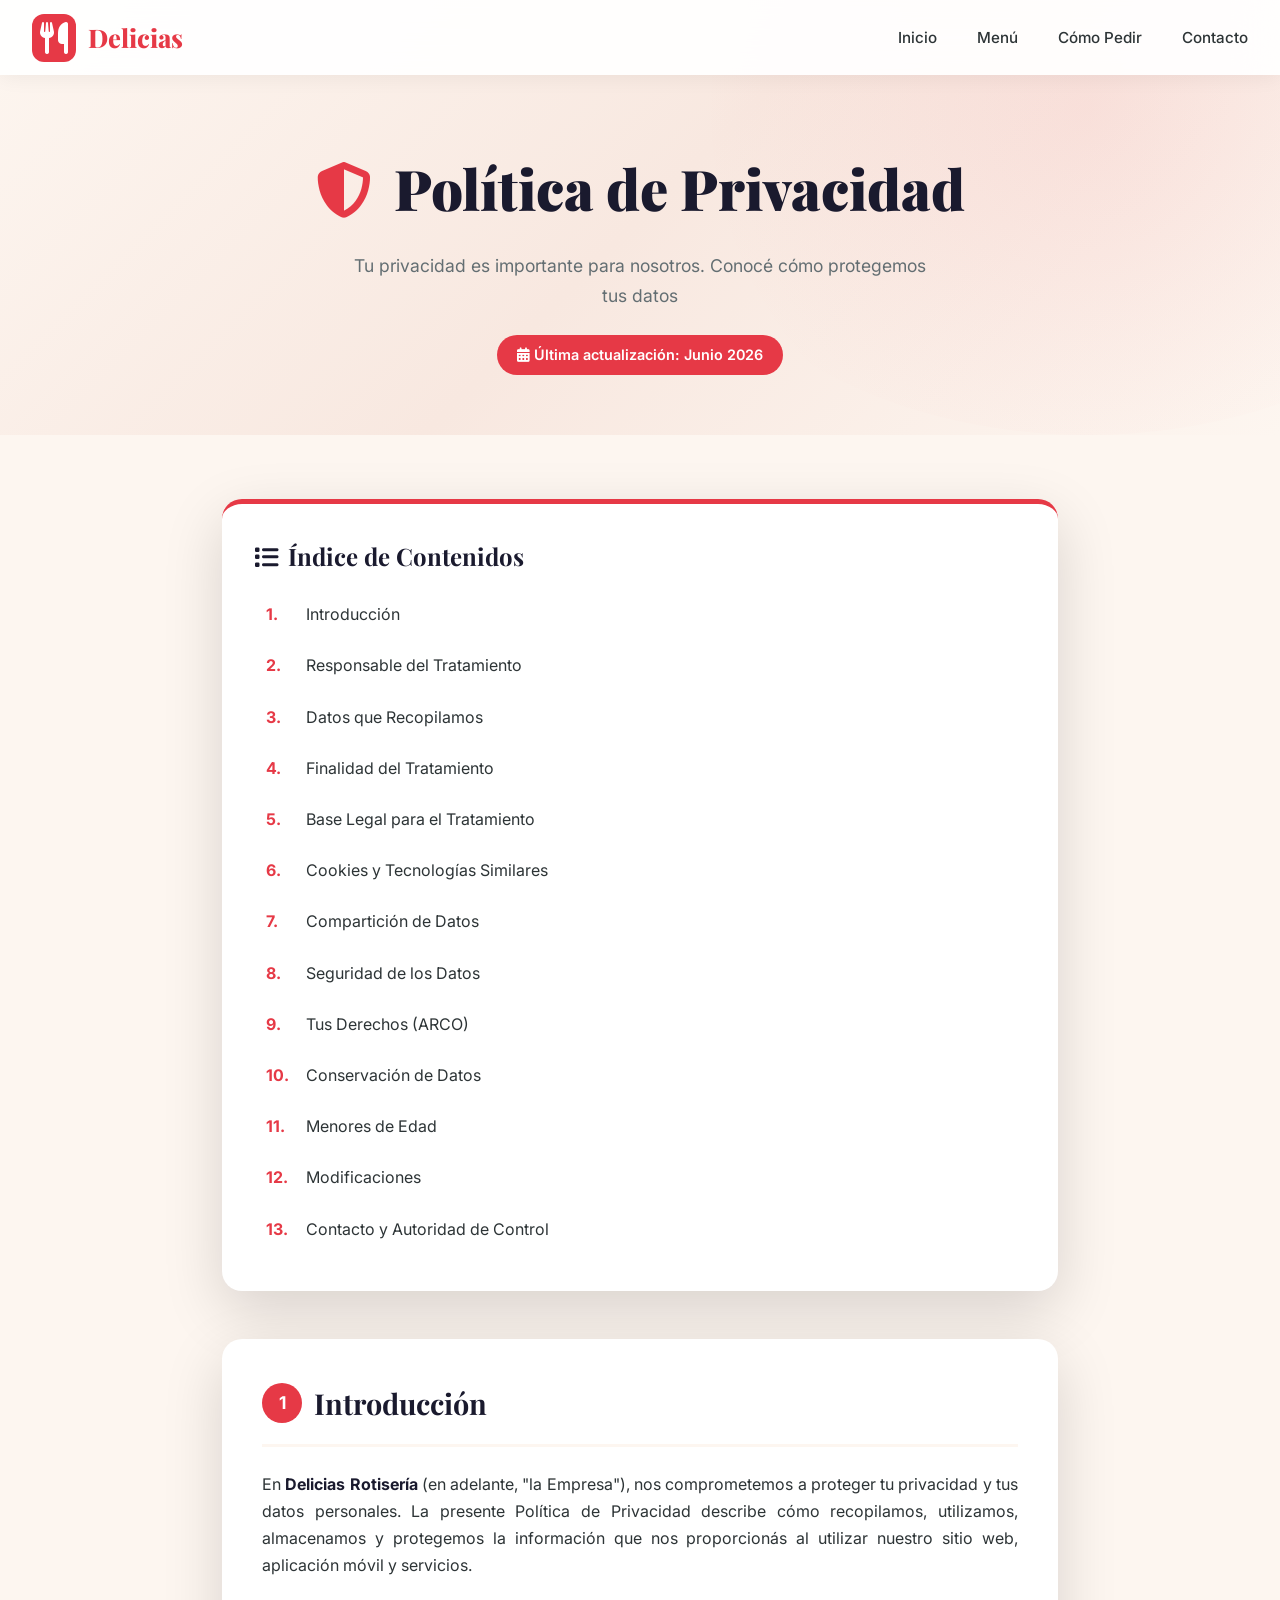
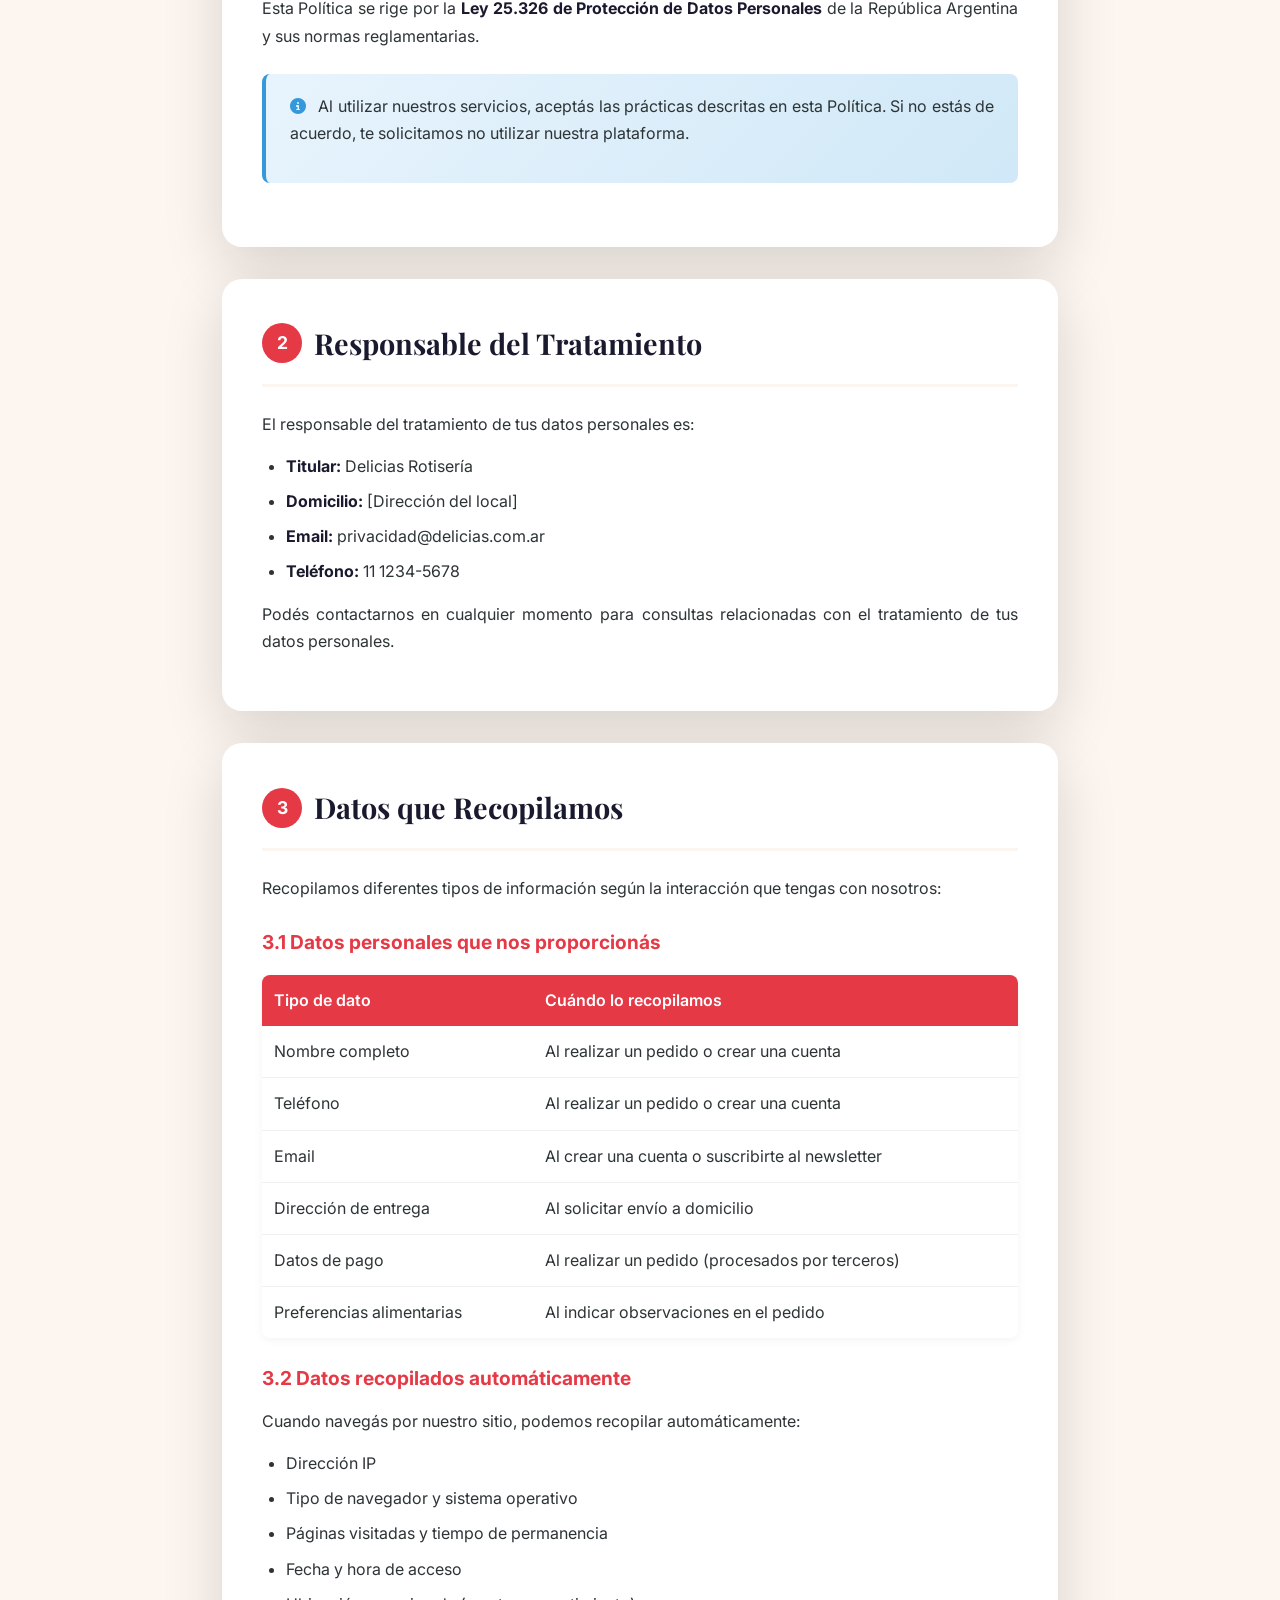
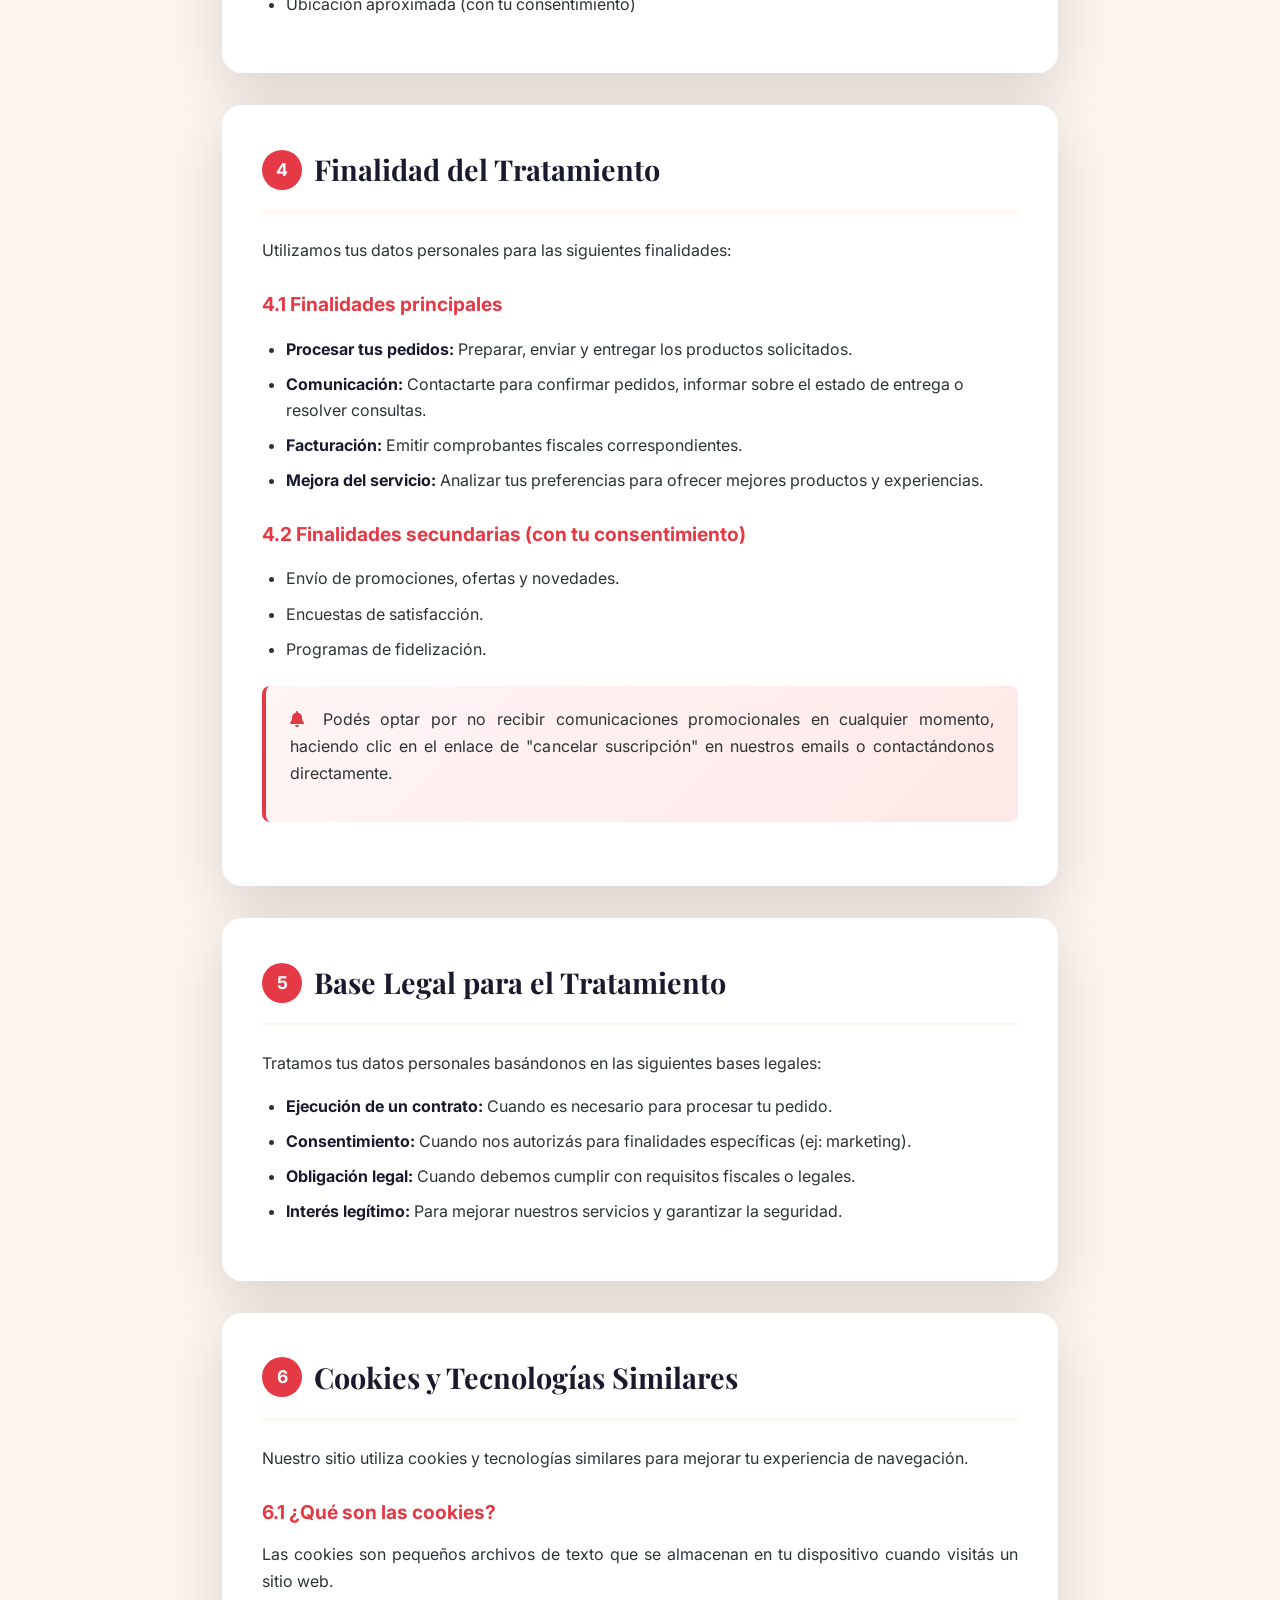
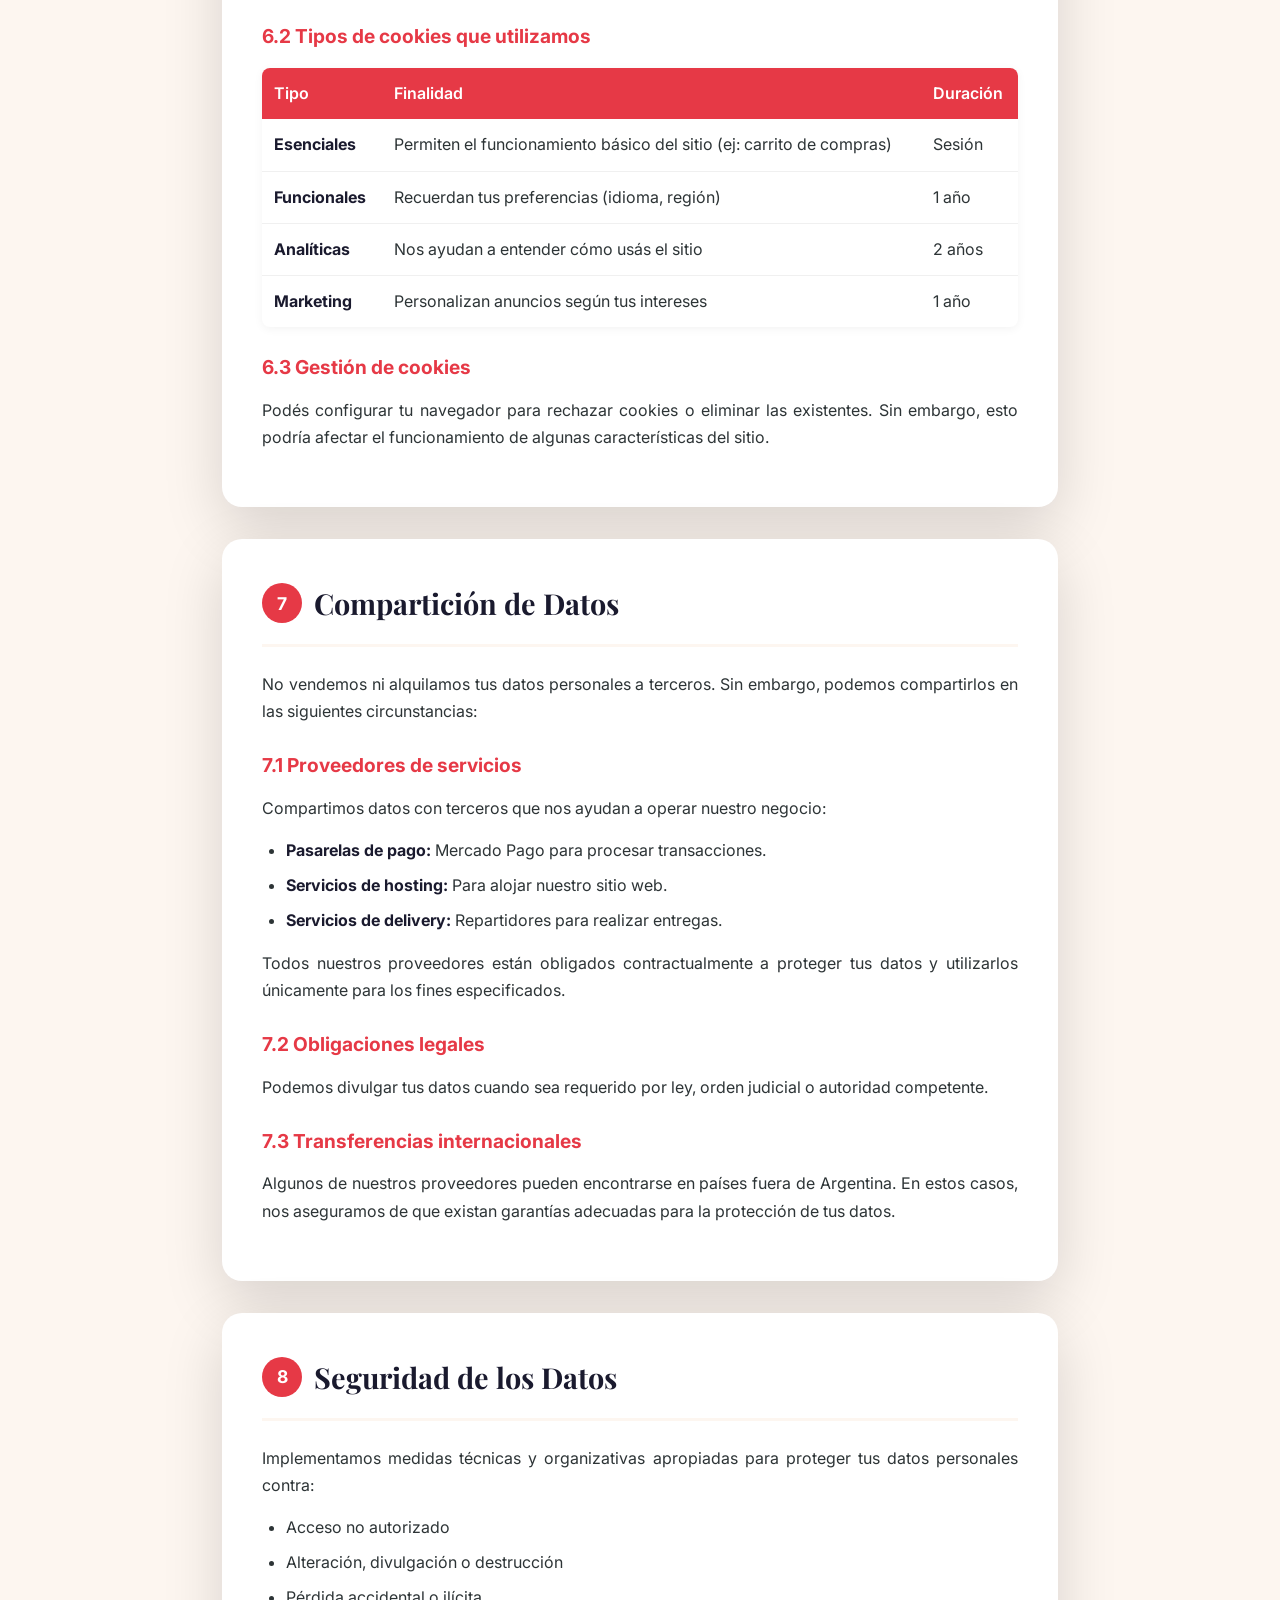
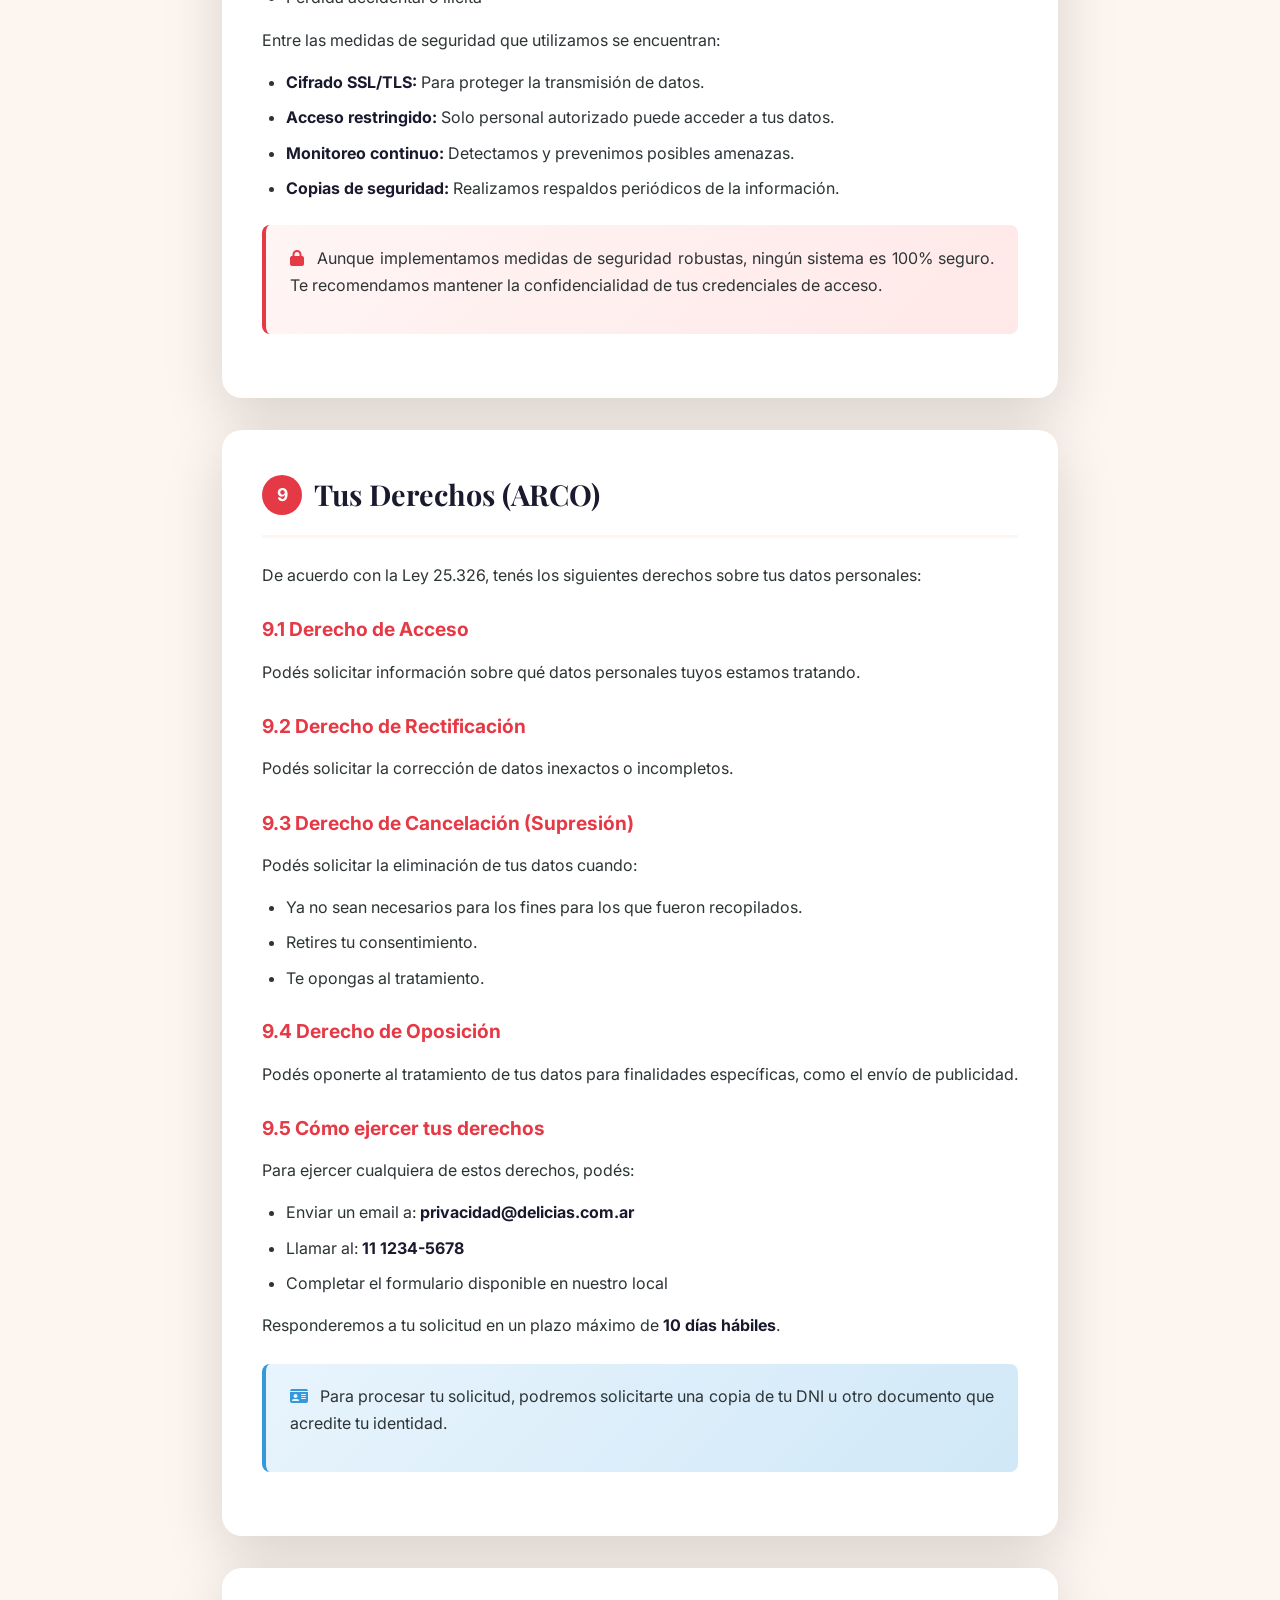
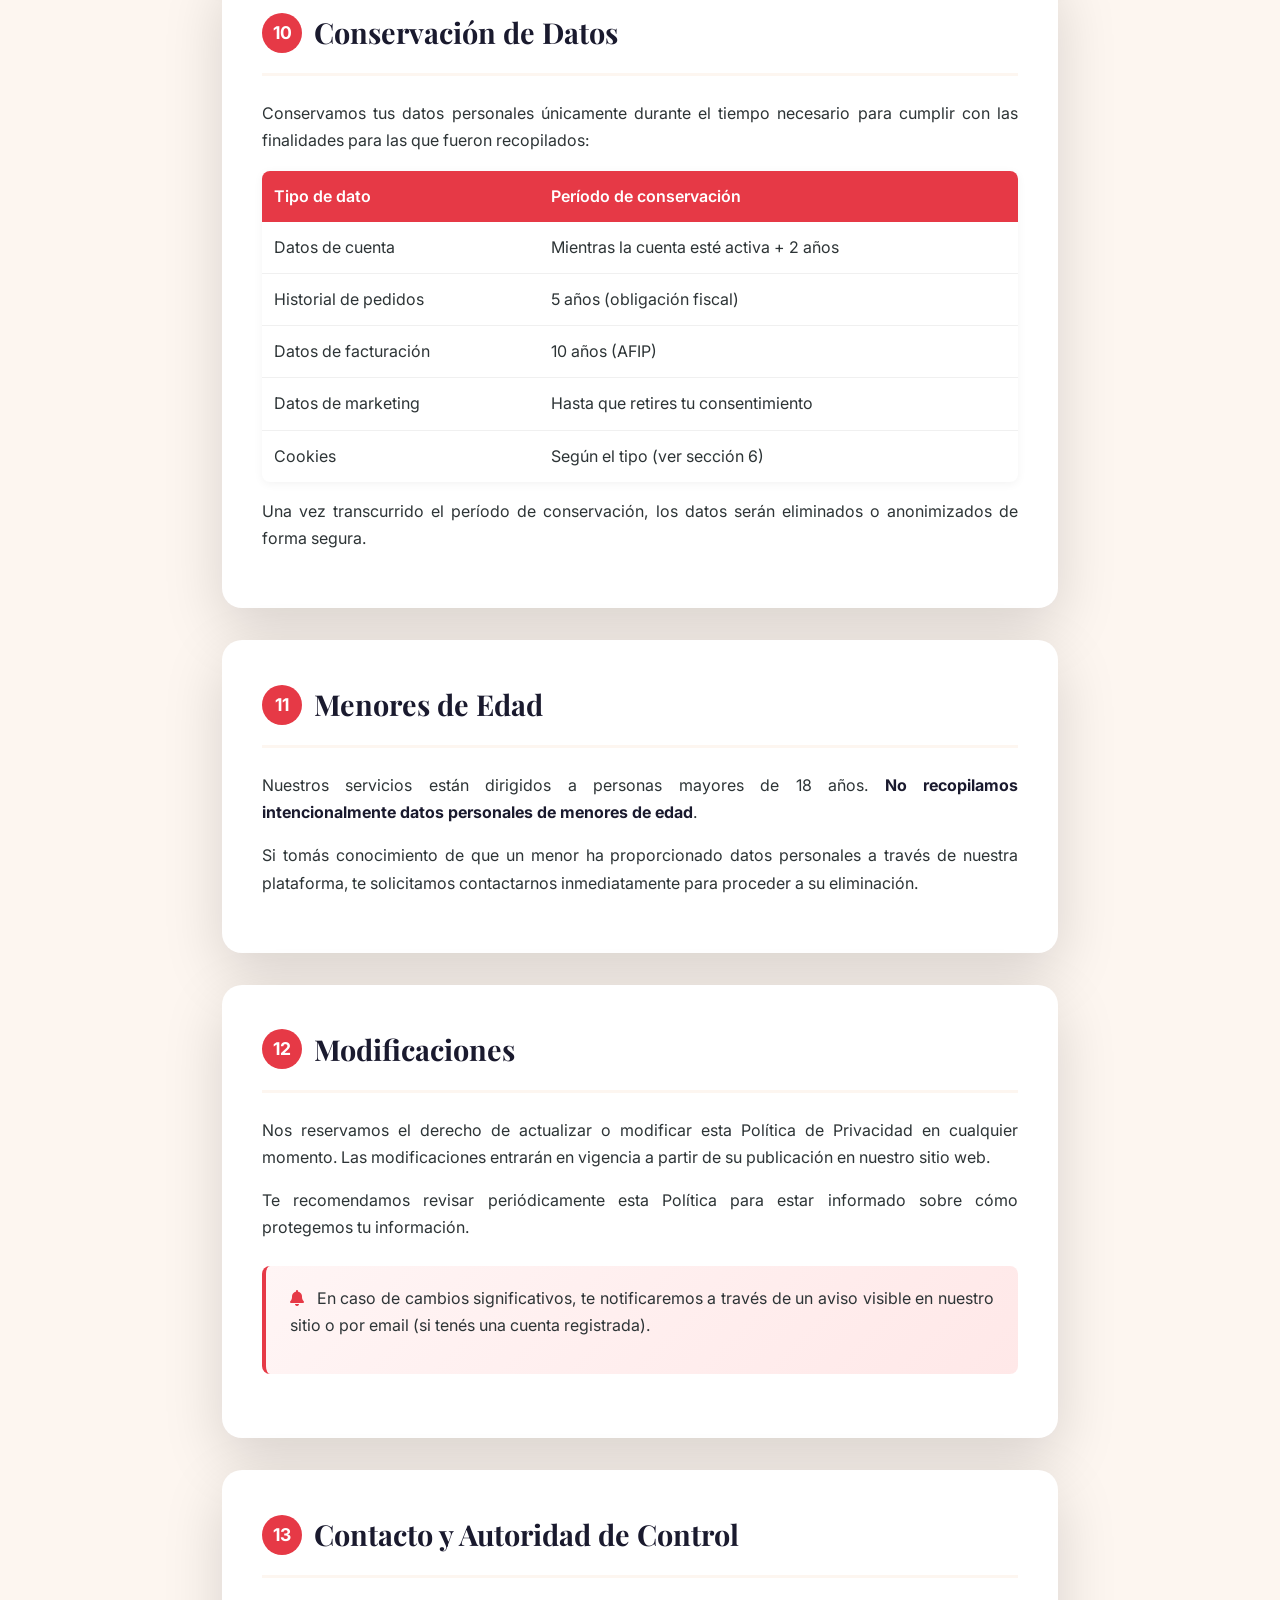
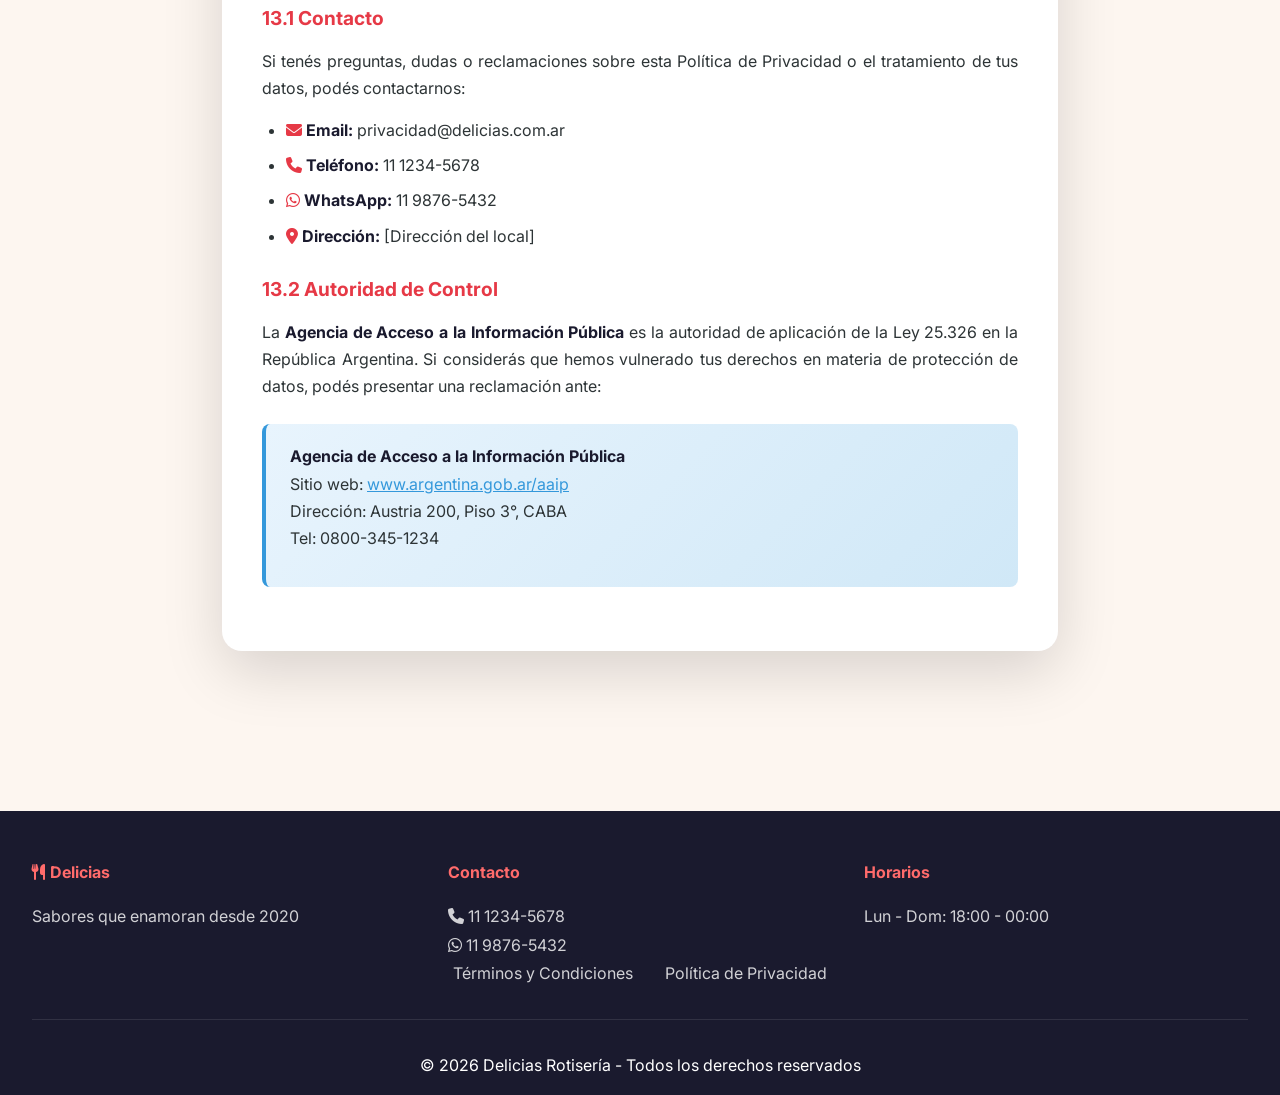
<file: privacidad.html>
<!DOCTYPE html>
<html lang="es">
<head>
    <meta charset="UTF-8">
    
    <!-- 🔒 META TAGS DE SEGURIDAD -->
    <meta http-equiv="X-Content-Type-Options" content="nosniff">
    <meta http-equiv="X-Frame-Options" content="DENY">
    <meta http-equiv="Referrer-Policy" content="strict-origin-when-cross-origin">
    <meta http-equiv="Permissions-Policy" content="camera=(), microphone=(), geolocation=()">
    
    <meta name="viewport" content="width=device-width, initial-scale=1.0">
    <title>🔒 Política de Privacidad - Delicias</title>
    
    <!-- 📱 PWA META TAGS -->
    <meta name="theme-color" content="#e63946">
    <meta name="apple-mobile-web-app-capable" content="yes">
    <meta name="apple-mobile-web-app-status-bar-style" content="black-translucent">
    <meta name="apple-mobile-web-app-title" content="Delicias">
    
    <!-- Iconos PWA -->
    <link rel="apple-touch-icon" href="images/icon-192.png">
    <link rel="icon" type="image/png" sizes="192x192" href="images/icon-192.png">
    <link rel="icon" type="image/png" sizes="512x512" href="images/icon-512.png">
    <link rel="icon" type="image/png" sizes="32x32" href="images/favicon-32x32.png">
    <link rel="icon" type="image/png" sizes="16x16" href="images/favicon-16x16.png">
    
    <link rel="manifest" href="manifest.json">
    
    <link rel="preconnect" href="https://fonts.googleapis.com">
    <link rel="preconnect" href="https://fonts.gstatic.com" crossorigin>
    <link href="https://fonts.googleapis.com/css2?family=Playfair+Display:wght@700;800;900&family=Inter:wght@300;400;500;600;700&display=swap" rel="stylesheet">
    
    <link rel="stylesheet" 
          href="https://cdnjs.cloudflare.com/ajax/libs/font-awesome/6.4.0/css/all.min.css" 
          integrity="sha384-iw3OoTErCYJJB9mCa8LNS2hbsQ7M3C0EpIsO/H5+EGAkPGc6rk+V8i04oW/K5xq0" 
          crossorigin="anonymous">
    
    <style>
        * { margin: 0; padding: 0; box-sizing: border-box; }
        :root {
            --primary: #e63946;
            --primary-dark: #c62828;
            --primary-light: #ff6b6b;
            --secondary: #1a1a2e;
            --accent: #fdcb6e;
            --accent-light: #ffeaa7;
            --cream: #fdf6f0;
            --text: #2d3436;
            --text-light: #636e72;
            --white: #ffffff;
            --shadow: 0 20px 60px rgba(0,0,0,0.15);
            --radius: 20px;
            --radius-sm: 10px;
            --transition: all 0.4s cubic-bezier(0.4, 0, 0.2, 1);
        }
        html { scroll-behavior: smooth; }
        body { 
            font-family: 'Inter', sans-serif; 
            background: var(--cream); 
            color: var(--text); 
            overflow-x: hidden;
            line-height: 1.7;
        }
        ::-webkit-scrollbar { width: 8px; }
        ::-webkit-scrollbar-track { background: var(--cream); }
        ::-webkit-scrollbar-thumb { background: var(--primary); border-radius: 10px; }

        /* ===== HEADER ===== */
        header { 
            background: rgba(255, 255, 255, 0.92); 
            backdrop-filter: blur(20px); 
            -webkit-backdrop-filter: blur(20px); 
            box-shadow: 0 2px 20px rgba(0,0,0,0.06); 
            position: fixed; 
            top: 0; 
            left: 0; 
            right: 0; 
            z-index: 1000; 
            padding: 0 2rem; 
            transition: var(--transition); 
        }
        .header-container { 
            max-width: 1400px; 
            margin: 0 auto; 
            display: flex; 
            justify-content: space-between; 
            align-items: center; 
            height: 75px; 
        }
        .logo { 
            display: flex; 
            align-items: center; 
            gap: 12px; 
            font-size: 1.6rem; 
            font-weight: 800; 
            color: var(--primary); 
            text-decoration: none; 
            font-family: 'Playfair Display', serif; 
        }
        .logo i { 
            font-size: 2rem; 
            background: var(--primary); 
            color: white; 
            padding: 8px; 
            border-radius: 12px; 
        }
        .nav-menu { 
            display: flex; 
            list-style: none; 
            gap: 2.5rem; 
            align-items: center; 
        }
        .nav-menu a { 
            text-decoration: none; 
            color: var(--text); 
            font-weight: 500; 
            font-size: 0.95rem; 
            transition: var(--transition); 
            position: relative; 
        }
        .nav-menu a::after { 
            content: ''; 
            position: absolute; 
            bottom: -5px; 
            left: 0; 
            width: 0; 
            height: 2.5px; 
            background: var(--primary); 
            border-radius: 10px; 
            transition: var(--transition); 
        }
        .nav-menu a:hover::after, .nav-menu a.active::after { 
            width: 100%; 
        }
        .nav-menu a:hover { 
            color: var(--primary); 
        }
        .menu-toggle {
            display: none;
            flex-direction: column;
            gap: 5px;
            background: none;
            border: none;
            cursor: pointer;
            padding: 5px;
            z-index: 1001;
        }
        .menu-toggle span {
            width: 25px;
            height: 3px;
            background: var(--secondary);
            border-radius: 3px;
            transition: var(--transition);
        }
        .menu-toggle.active span:nth-child(1) {
            transform: rotate(45deg) translate(5px, 5px);
        }
        .menu-toggle.active span:nth-child(2) {
            opacity: 0;
        }
        .menu-toggle.active span:nth-child(3) {
            transform: rotate(-45deg) translate(7px, -6px);
        }

        /* ===== HERO LEGAL ===== */
        .legal-hero {
            padding: 140px 2rem 60px;
            background: linear-gradient(135deg, #fdf6f0 0%, #f8e8e0 50%, #fdf6f0 100%);
            text-align: center;
            position: relative;
            overflow: hidden;
        }
        .legal-hero::before {
            content: '';
            position: absolute;
            top: -50%;
            right: -20%;
            width: 70%;
            height: 150%;
            background: radial-gradient(circle, rgba(230, 57, 70, 0.08) 0%, transparent 70%);
            border-radius: 50%;
        }
        .legal-hero h1 {
            font-family: 'Playfair Display', serif;
            font-size: 3.5rem;
            font-weight: 900;
            color: var(--secondary);
            margin-bottom: 1rem;
            position: relative;
            z-index: 1;
        }
        .legal-hero h1 i {
            color: var(--primary);
            margin-right: 10px;
        }
        .legal-hero .subtitle {
            color: var(--text-light);
            font-size: 1.1rem;
            max-width: 600px;
            margin: 0 auto;
            position: relative;
            z-index: 1;
        }
        .legal-hero .update-date {
            display: inline-block;
            margin-top: 1.5rem;
            padding: 8px 20px;
            background: var(--primary);
            color: white;
            border-radius: 50px;
            font-size: 0.9rem;
            font-weight: 600;
            position: relative;
            z-index: 1;
        }

        /* ===== CONTENIDO LEGAL ===== */
        .legal-content {
            max-width: 900px;
            margin: 0 auto;
            padding: 4rem 2rem;
        }
        .legal-section {
            background: white;
            border-radius: var(--radius);
            padding: 2.5rem;
            margin-bottom: 2rem;
            box-shadow: var(--shadow);
            transition: var(--transition);
        }
        .legal-section:hover {
            transform: translateY(-3px);
            box-shadow: 0 25px 70px rgba(230, 57, 70, 0.15);
        }
        .legal-section h2 {
            font-family: 'Playfair Display', serif;
            color: var(--secondary);
            font-size: 1.8rem;
            margin-bottom: 1.5rem;
            padding-bottom: 1rem;
            border-bottom: 3px solid var(--cream);
            display: flex;
            align-items: center;
            gap: 12px;
        }
        .legal-section h2 .section-number {
            background: var(--primary);
            color: white;
            width: 40px;
            height: 40px;
            border-radius: 50%;
            display: flex;
            align-items: center;
            justify-content: center;
            font-size: 1.1rem;
            font-weight: 700;
            font-family: 'Inter', sans-serif;
            flex-shrink: 0;
        }
        .legal-section h3 {
            color: var(--primary);
            font-size: 1.2rem;
            margin: 1.5rem 0 0.8rem;
            font-weight: 700;
        }
        .legal-section p {
            margin-bottom: 1rem;
            color: var(--text);
            text-align: justify;
        }
        .legal-section ul, .legal-section ol {
            margin: 1rem 0 1rem 1.5rem;
            color: var(--text);
        }
        .legal-section li {
            margin-bottom: 0.6rem;
            line-height: 1.6;
        }
        .legal-section strong {
            color: var(--secondary);
        }
        .legal-section .highlight-box {
            background: linear-gradient(135deg, #fff5f5 0%, #ffe8e8 100%);
            border-left: 4px solid var(--primary);
            padding: 1.2rem 1.5rem;
            border-radius: 8px;
            margin: 1.5rem 0;
        }
        .legal-section .highlight-box i {
            color: var(--primary);
            margin-right: 8px;
        }
        .legal-section .info-box {
            background: linear-gradient(135deg, #e8f4fd 0%, #d0e8f7 100%);
            border-left: 4px solid #3498db;
            padding: 1.2rem 1.5rem;
            border-radius: 8px;
            margin: 1.5rem 0;
        }
        .legal-section .info-box i {
            color: #3498db;
            margin-right: 8px;
        }
        .data-table {
            width: 100%;
            border-collapse: collapse;
            margin: 1rem 0;
            background: white;
            border-radius: 8px;
            overflow: hidden;
            box-shadow: 0 2px 10px rgba(0,0,0,0.05);
        }
        .data-table th {
            background: var(--primary);
            color: white;
            padding: 12px;
            text-align: left;
            font-weight: 600;
        }
        .data-table td {
            padding: 12px;
            border-bottom: 1px solid #f0f0f0;
        }
        .data-table tr:last-child td {
            border-bottom: none;
        }
        .data-table tr:hover {
            background: var(--cream);
        }

        /* ===== ÍNDICE ===== */
        .legal-index {
            background: white;
            border-radius: var(--radius);
            padding: 2rem;
            margin-bottom: 3rem;
            box-shadow: var(--shadow);
            border-top: 5px solid var(--primary);
        }
        .legal-index h3 {
            color: var(--secondary);
            font-family: 'Playfair Display', serif;
            font-size: 1.5rem;
            margin-bottom: 1rem;
            display: flex;
            align-items: center;
            gap: 10px;
        }
        .legal-index ol {
            list-style: none;
            counter-reset: section-counter;
        }
        .legal-index li {
            counter-increment: section-counter;
            margin-bottom: 0.5rem;
        }
        .legal-index a {
            color: var(--text);
            text-decoration: none;
            display: flex;
            align-items: center;
            gap: 10px;
            padding: 8px 12px;
            border-radius: 8px;
            transition: var(--transition);
        }
        .legal-index a::before {
            content: counter(section-counter) ".";
            color: var(--primary);
            font-weight: 700;
            min-width: 30px;
        }
        .legal-index a:hover {
            background: var(--cream);
            color: var(--primary);
            transform: translateX(5px);
        }

        /* ===== FOOTER ===== */
        footer { 
            background: var(--secondary); 
            color: white; 
            padding: 3rem 2rem 1rem; 
            margin-top: 4rem; 
        }
        .footer-content { 
            max-width: 1400px; 
            margin: 0 auto; 
            display: grid; 
            grid-template-columns: repeat(3, 1fr); 
            gap: 2rem; 
        }
        .footer-section h4 { 
            margin-bottom: 1rem;
            color: var(--primary-light);
        }
        .footer-section p { 
            opacity: 0.8; 
            line-height: 1.8; 
        }
        .footer-section a {
            color: white;
            text-decoration: none;
            opacity: 0.8;
            transition: var(--transition);
        }
        .footer-section a:hover {
            opacity: 1;
            color: var(--primary-light);
        }
        .footer-bottom { 
            text-align: center; 
            padding-top: 2rem; 
            margin-top: 2rem; 
            border-top: 1px solid rgba(255,255,255,0.1); 
        }
        .footer-legal-links {
            display: flex;
            justify-content: center;
            gap: 2rem;
            margin-bottom: 1rem;
            flex-wrap: wrap;
        }
        .footer-legal-links a {
            color: white;
            opacity: 0.8;
            text-decoration: none;
            transition: var(--transition);
        }
        .footer-legal-links a:hover {
            opacity: 1;
            color: var(--primary-light);
        }

        /* ===== RESPONSIVE ===== */
        @media (max-width: 768px) {
            .menu-toggle { display: flex; }
            .nav-menu {
                position: fixed;
                top: 75px;
                left: -100%;
                width: 100%;
                height: calc(100vh - 75px);
                background: white;
                flex-direction: column;
                padding: 2rem;
                gap: 1.5rem;
                transition: left 0.3s ease;
                box-shadow: 0 10px 30px rgba(0,0,0,0.1);
            }
            .nav-menu.active { left: 0; }
            .nav-menu a { font-size: 1.2rem; padding: 0.5rem 0; }
            .legal-hero h1 { font-size: 2.2rem; }
            .legal-section { padding: 1.5rem; }
            .legal-section h2 { font-size: 1.4rem; }
            .footer-content { grid-template-columns: 1fr; text-align: center; }
            .data-table { font-size: 0.9rem; }
            .data-table th, .data-table td { padding: 8px; }
        }
    </style>
</head>
<body oncontextmenu="return false;" onselectstart="return false;">

    <header id="header">
        <div class="header-container">
            <a href="index.html" class="logo">
                <i class="fas fa-utensils"></i>
                Delicias
            </a>
            <button class="menu-toggle" id="menuToggle" onclick="toggleMenu()">
                <span></span>
                <span></span>
                <span></span>
            </button>
            <nav>
                <ul class="nav-menu" id="navMenu">
                    <li><a href="index.html">Inicio</a></li>
                    <li><a href="index.html#menu">Menú</a></li>
                    <li><a href="index.html#como-pedir">Cómo Pedir</a></li>
                    <li><a href="index.html#contacto">Contacto</a></li>
                </ul>
            </nav>
        </div>
    </header>

    <section class="legal-hero">
        <h1><i class="fas fa-shield-alt"></i> Política de Privacidad</h1>
        <p class="subtitle">Tu privacidad es importante para nosotros. Conocé cómo protegemos tus datos</p>
        <span class="update-date"><i class="fas fa-calendar-alt"></i> Última actualización: Junio 2026</span>
    </section>

    <div class="legal-content">

        <!-- ÍNDICE -->
        <div class="legal-index">
            <h3><i class="fas fa-list"></i> Índice de Contenidos</h3>
            <ol>
                <li><a href="#seccion-1">Introducción</a></li>
                <li><a href="#seccion-2">Responsable del Tratamiento</a></li>
                <li><a href="#seccion-3">Datos que Recopilamos</a></li>
                <li><a href="#seccion-4">Finalidad del Tratamiento</a></li>
                <li><a href="#seccion-5">Base Legal para el Tratamiento</a></li>
                <li><a href="#seccion-6">Cookies y Tecnologías Similares</a></li>
                <li><a href="#seccion-7">Compartición de Datos</a></li>
                <li><a href="#seccion-8">Seguridad de los Datos</a></li>
                <li><a href="#seccion-9">Tus Derechos (ARCO)</a></li>
                <li><a href="#seccion-10">Conservación de Datos</a></li>
                <li><a href="#seccion-11">Menores de Edad</a></li>
                <li><a href="#seccion-12">Modificaciones</a></li>
                <li><a href="#seccion-13">Contacto y Autoridad de Control</a></li>
            </ol>
        </div>

        <!-- SECCIÓN 1 -->
        <div class="legal-section" id="seccion-1">
            <h2><span class="section-number">1</span> Introducción</h2>
            <p>En <strong>Delicias Rotisería</strong> (en adelante, "la Empresa"), nos comprometemos a proteger tu privacidad y tus datos personales. La presente Política de Privacidad describe cómo recopilamos, utilizamos, almacenamos y protegemos la información que nos proporcionás al utilizar nuestro sitio web, aplicación móvil y servicios.</p>
            <p>Esta Política se rige por la <strong>Ley 25.326 de Protección de Datos Personales</strong> de la República Argentina y sus normas reglamentarias.</p>
            <div class="info-box">
                <p><i class="fas fa-info-circle"></i> Al utilizar nuestros servicios, aceptás las prácticas descritas en esta Política. Si no estás de acuerdo, te solicitamos no utilizar nuestra plataforma.</p>
            </div>
        </div>

        <!-- SECCIÓN 2 -->
        <div class="legal-section" id="seccion-2">
            <h2><span class="section-number">2</span> Responsable del Tratamiento</h2>
            <p>El responsable del tratamiento de tus datos personales es:</p>
            <ul>
                <li><strong>Titular:</strong> Delicias Rotisería</li>
                <li><strong>Domicilio:</strong> [Dirección del local]</li>
                <li><strong>Email:</strong> privacidad@delicias.com.ar</li>
                <li><strong>Teléfono:</strong> 11 1234-5678</li>
            </ul>
            <p>Podés contactarnos en cualquier momento para consultas relacionadas con el tratamiento de tus datos personales.</p>
        </div>

        <!-- SECCIÓN 3 -->
        <div class="legal-section" id="seccion-3">
            <h2><span class="section-number">3</span> Datos que Recopilamos</h2>
            <p>Recopilamos diferentes tipos de información según la interacción que tengas con nosotros:</p>
            
            <h3>3.1 Datos personales que nos proporcionás</h3>
            <table class="data-table">
                <thead>
                    <tr>
                        <th>Tipo de dato</th>
                        <th>Cuándo lo recopilamos</th>
                    </tr>
                </thead>
                <tbody>
                    <tr>
                        <td>Nombre completo</td>
                        <td>Al realizar un pedido o crear una cuenta</td>
                    </tr>
                    <tr>
                        <td>Teléfono</td>
                        <td>Al realizar un pedido o crear una cuenta</td>
                    </tr>
                    <tr>
                        <td>Email</td>
                        <td>Al crear una cuenta o suscribirte al newsletter</td>
                    </tr>
                    <tr>
                        <td>Dirección de entrega</td>
                        <td>Al solicitar envío a domicilio</td>
                    </tr>
                    <tr>
                        <td>Datos de pago</td>
                        <td>Al realizar un pedido (procesados por terceros)</td>
                    </tr>
                    <tr>
                        <td>Preferencias alimentarias</td>
                        <td>Al indicar observaciones en el pedido</td>
                    </tr>
                </tbody>
            </table>

            <h3>3.2 Datos recopilados automáticamente</h3>
            <p>Cuando navegás por nuestro sitio, podemos recopilar automáticamente:</p>
            <ul>
                <li>Dirección IP</li>
                <li>Tipo de navegador y sistema operativo</li>
                <li>Páginas visitadas y tiempo de permanencia</li>
                <li>Fecha y hora de acceso</li>
                <li>Ubicación aproximada (con tu consentimiento)</li>
            </ul>
        </div>

        <!-- SECCIÓN 4 -->
        <div class="legal-section" id="seccion-4">
            <h2><span class="section-number">4</span> Finalidad del Tratamiento</h2>
            <p>Utilizamos tus datos personales para las siguientes finalidades:</p>
            
            <h3>4.1 Finalidades principales</h3>
            <ul>
                <li><strong>Procesar tus pedidos:</strong> Preparar, enviar y entregar los productos solicitados.</li>
                <li><strong>Comunicación:</strong> Contactarte para confirmar pedidos, informar sobre el estado de entrega o resolver consultas.</li>
                <li><strong>Facturación:</strong> Emitir comprobantes fiscales correspondientes.</li>
                <li><strong>Mejora del servicio:</strong> Analizar tus preferencias para ofrecer mejores productos y experiencias.</li>
            </ul>

            <h3>4.2 Finalidades secundarias (con tu consentimiento)</h3>
            <ul>
                <li>Envío de promociones, ofertas y novedades.</li>
                <li>Encuestas de satisfacción.</li>
                <li>Programas de fidelización.</li>
            </ul>
            <div class="highlight-box">
                <p><i class="fas fa-bell"></i> Podés optar por no recibir comunicaciones promocionales en cualquier momento, haciendo clic en el enlace de "cancelar suscripción" en nuestros emails o contactándonos directamente.</p>
            </div>
        </div>

        <!-- SECCIÓN 5 -->
        <div class="legal-section" id="seccion-5">
            <h2><span class="section-number">5</span> Base Legal para el Tratamiento</h2>
            <p>Tratamos tus datos personales basándonos en las siguientes bases legales:</p>
            <ul>
                <li><strong>Ejecución de un contrato:</strong> Cuando es necesario para procesar tu pedido.</li>
                <li><strong>Consentimiento:</strong> Cuando nos autorizás para finalidades específicas (ej: marketing).</li>
                <li><strong>Obligación legal:</strong> Cuando debemos cumplir con requisitos fiscales o legales.</li>
                <li><strong>Interés legítimo:</strong> Para mejorar nuestros servicios y garantizar la seguridad.</li>
            </ul>
        </div>

        <!-- SECCIÓN 6 -->
        <div class="legal-section" id="seccion-6">
            <h2><span class="section-number">6</span> Cookies y Tecnologías Similares</h2>
            <p>Nuestro sitio utiliza cookies y tecnologías similares para mejorar tu experiencia de navegación.</p>
            
            <h3>6.1 ¿Qué son las cookies?</h3>
            <p>Las cookies son pequeños archivos de texto que se almacenan en tu dispositivo cuando visitás un sitio web.</p>
            
            <h3>6.2 Tipos de cookies que utilizamos</h3>
            <table class="data-table">
                <thead>
                    <tr>
                        <th>Tipo</th>
                        <th>Finalidad</th>
                        <th>Duración</th>
                    </tr>
                </thead>
                <tbody>
                    <tr>
                        <td><strong>Esenciales</strong></td>
                        <td>Permiten el funcionamiento básico del sitio (ej: carrito de compras)</td>
                        <td>Sesión</td>
                    </tr>
                    <tr>
                        <td><strong>Funcionales</strong></td>
                        <td>Recuerdan tus preferencias (idioma, región)</td>
                        <td>1 año</td>
                    </tr>
                    <tr>
                        <td><strong>Analíticas</strong></td>
                        <td>Nos ayudan a entender cómo usás el sitio</td>
                        <td>2 años</td>
                    </tr>
                    <tr>
                        <td><strong>Marketing</strong></td>
                        <td>Personalizan anuncios según tus intereses</td>
                        <td>1 año</td>
                    </tr>
                </tbody>
            </table>

            <h3>6.3 Gestión de cookies</h3>
            <p>Podés configurar tu navegador para rechazar cookies o eliminar las existentes. Sin embargo, esto podría afectar el funcionamiento de algunas características del sitio.</p>
        </div>

        <!-- SECCIÓN 7 -->
        <div class="legal-section" id="seccion-7">
            <h2><span class="section-number">7</span> Compartición de Datos</h2>
            <p>No vendemos ni alquilamos tus datos personales a terceros. Sin embargo, podemos compartirlos en las siguientes circunstancias:</p>
            
            <h3>7.1 Proveedores de servicios</h3>
            <p>Compartimos datos con terceros que nos ayudan a operar nuestro negocio:</p>
            <ul>
                <li><strong>Pasarelas de pago:</strong> Mercado Pago para procesar transacciones.</li>
                <li><strong>Servicios de hosting:</strong> Para alojar nuestro sitio web.</li>
                <li><strong>Servicios de delivery:</strong> Repartidores para realizar entregas.</li>
            </ul>
            <p>Todos nuestros proveedores están obligados contractualmente a proteger tus datos y utilizarlos únicamente para los fines especificados.</p>

            <h3>7.2 Obligaciones legales</h3>
            <p>Podemos divulgar tus datos cuando sea requerido por ley, orden judicial o autoridad competente.</p>

            <h3>7.3 Transferencias internacionales</h3>
            <p>Algunos de nuestros proveedores pueden encontrarse en países fuera de Argentina. En estos casos, nos aseguramos de que existan garantías adecuadas para la protección de tus datos.</p>
        </div>

        <!-- SECCIÓN 8 -->
        <div class="legal-section" id="seccion-8">
            <h2><span class="section-number">8</span> Seguridad de los Datos</h2>
            <p>Implementamos medidas técnicas y organizativas apropiadas para proteger tus datos personales contra:</p>
            <ul>
                <li>Acceso no autorizado</li>
                <li>Alteración, divulgación o destrucción</li>
                <li>Pérdida accidental o ilícita</li>
            </ul>
            <p>Entre las medidas de seguridad que utilizamos se encuentran:</p>
            <ul>
                <li><strong>Cifrado SSL/TLS:</strong> Para proteger la transmisión de datos.</li>
                <li><strong>Acceso restringido:</strong> Solo personal autorizado puede acceder a tus datos.</li>
                <li><strong>Monitoreo continuo:</strong> Detectamos y prevenimos posibles amenazas.</li>
                <li><strong>Copias de seguridad:</strong> Realizamos respaldos periódicos de la información.</li>
            </ul>
            <div class="highlight-box">
                <p><i class="fas fa-lock"></i> Aunque implementamos medidas de seguridad robustas, ningún sistema es 100% seguro. Te recomendamos mantener la confidencialidad de tus credenciales de acceso.</p>
            </div>
        </div>

        <!-- SECCIÓN 9 -->
        <div class="legal-section" id="seccion-9">
            <h2><span class="section-number">9</span> Tus Derechos (ARCO)</h2>
            <p>De acuerdo con la Ley 25.326, tenés los siguientes derechos sobre tus datos personales:</p>
            
            <h3>9.1 Derecho de Acceso</h3>
            <p>Podés solicitar información sobre qué datos personales tuyos estamos tratando.</p>

            <h3>9.2 Derecho de Rectificación</h3>
            <p>Podés solicitar la corrección de datos inexactos o incompletos.</p>

            <h3>9.3 Derecho de Cancelación (Supresión)</h3>
            <p>Podés solicitar la eliminación de tus datos cuando:</p>
            <ul>
                <li>Ya no sean necesarios para los fines para los que fueron recopilados.</li>
                <li>Retires tu consentimiento.</li>
                <li>Te opongas al tratamiento.</li>
            </ul>

            <h3>9.4 Derecho de Oposición</h3>
            <p>Podés oponerte al tratamiento de tus datos para finalidades específicas, como el envío de publicidad.</p>

            <h3>9.5 Cómo ejercer tus derechos</h3>
            <p>Para ejercer cualquiera de estos derechos, podés:</p>
            <ul>
                <li>Enviar un email a: <strong>privacidad@delicias.com.ar</strong></li>
                <li>Llamar al: <strong>11 1234-5678</strong></li>
                <li>Completar el formulario disponible en nuestro local</li>
            </ul>
            <p>Responderemos a tu solicitud en un plazo máximo de <strong>10 días hábiles</strong>.</p>
            <div class="info-box">
                <p><i class="fas fa-id-card"></i> Para procesar tu solicitud, podremos solicitarte una copia de tu DNI u otro documento que acredite tu identidad.</p>
            </div>
        </div>

        <!-- SECCIÓN 10 -->
        <div class="legal-section" id="seccion-10">
            <h2><span class="section-number">10</span> Conservación de Datos</h2>
            <p>Conservamos tus datos personales únicamente durante el tiempo necesario para cumplir con las finalidades para las que fueron recopilados:</p>
            <table class="data-table">
                <thead>
                    <tr>
                        <th>Tipo de dato</th>
                        <th>Período de conservación</th>
                    </tr>
                </thead>
                <tbody>
                    <tr>
                        <td>Datos de cuenta</td>
                        <td>Mientras la cuenta esté activa + 2 años</td>
                    </tr>
                    <tr>
                        <td>Historial de pedidos</td>
                        <td>5 años (obligación fiscal)</td>
                    </tr>
                    <tr>
                        <td>Datos de facturación</td>
                        <td>10 años (AFIP)</td>
                    </tr>
                    <tr>
                        <td>Datos de marketing</td>
                        <td>Hasta que retires tu consentimiento</td>
                    </tr>
                    <tr>
                        <td>Cookies</td>
                        <td>Según el tipo (ver sección 6)</td>
                    </tr>
                </tbody>
            </table>
            <p>Una vez transcurrido el período de conservación, los datos serán eliminados o anonimizados de forma segura.</p>
        </div>

        <!-- SECCIÓN 11 -->
        <div class="legal-section" id="seccion-11">
            <h2><span class="section-number">11</span> Menores de Edad</h2>
            <p>Nuestros servicios están dirigidos a personas mayores de 18 años. <strong>No recopilamos intencionalmente datos personales de menores de edad</strong>.</p>
            <p>Si tomás conocimiento de que un menor ha proporcionado datos personales a través de nuestra plataforma, te solicitamos contactarnos inmediatamente para proceder a su eliminación.</p>
        </div>

        <!-- SECCIÓN 12 -->
        <div class="legal-section" id="seccion-12">
            <h2><span class="section-number">12</span> Modificaciones</h2>
            <p>Nos reservamos el derecho de actualizar o modificar esta Política de Privacidad en cualquier momento. Las modificaciones entrarán en vigencia a partir de su publicación en nuestro sitio web.</p>
            <p>Te recomendamos revisar periódicamente esta Política para estar informado sobre cómo protegemos tu información.</p>
            <div class="highlight-box">
                <p><i class="fas fa-bell"></i> En caso de cambios significativos, te notificaremos a través de un aviso visible en nuestro sitio o por email (si tenés una cuenta registrada).</p>
            </div>
        </div>

        <!-- SECCIÓN 13 -->
        <div class="legal-section" id="seccion-13">
            <h2><span class="section-number">13</span> Contacto y Autoridad de Control</h2>
            
            <h3>13.1 Contacto</h3>
            <p>Si tenés preguntas, dudas o reclamaciones sobre esta Política de Privacidad o el tratamiento de tus datos, podés contactarnos:</p>
            <ul>
                <li><i class="fas fa-envelope" style="color: var(--primary);"></i> <strong>Email:</strong> privacidad@delicias.com.ar</li>
                <li><i class="fas fa-phone" style="color: var(--primary);"></i> <strong>Teléfono:</strong> 11 1234-5678</li>
                <li><i class="fab fa-whatsapp" style="color: var(--primary);"></i> <strong>WhatsApp:</strong> 11 9876-5432</li>
                <li><i class="fas fa-map-marker-alt" style="color: var(--primary);"></i> <strong>Dirección:</strong> [Dirección del local]</li>
            </ul>

            <h3>13.2 Autoridad de Control</h3>
            <p>La <strong>Agencia de Acceso a la Información Pública</strong> es la autoridad de aplicación de la Ley 25.326 en la República Argentina. Si considerás que hemos vulnerado tus derechos en materia de protección de datos, podés presentar una reclamación ante:</p>
            <div class="info-box">
                <p><strong>Agencia de Acceso a la Información Pública</strong><br>
                Sitio web: <a href="https://www.argentina.gob.ar/aaip" target="_blank" style="color: #3498db;">www.argentina.gob.ar/aaip</a><br>
                Dirección: Austria 200, Piso 3°, CABA<br>
                Tel: 0800-345-1234</p>
            </div>
        </div>

    </div>

    <footer>
        <div class="footer-content">
            <div class="footer-section">
                <h4><i class="fas fa-utensils"></i> Delicias</h4>
                <p>Sabores que enamoran desde 2020</p>
            </div>
            <div class="footer-section">
                <h4>Contacto</h4>
                <p><i class="fas fa-phone"></i> 11 1234-5678</p>
                <p><i class="fab fa-whatsapp"></i> 11 9876-5432</p>
            </div>
            <div class="footer-section">
                <h4>Horarios</h4>
                <p>Lun - Dom: 18:00 - 00:00</p>
            </div>
        </div>
        <div class="footer-legal-links">
            <a href="terminos.html">Términos y Condiciones</a>
            <a href="privacidad.html">Política de Privacidad</a>
        </div>
        <div class="footer-bottom">
            <p>&copy; 2026 Delicias Rotisería - Todos los derechos reservados</p>
        </div>
    </footer>

    <script>
        function toggleMenu() {
            const menuToggle = document.getElementById('menuToggle');
            const navMenu = document.getElementById('navMenu');
            menuToggle.classList.toggle('active');
            navMenu.classList.toggle('active');
        }

        document.addEventListener('contextmenu', function(e) {
            e.preventDefault();
            return false;
        });

        document.addEventListener('keydown', function(e) {
            if (e.keyCode === 123 || 
                (e.ctrlKey && e.shiftKey && (e.keyCode === 73 || e.keyCode === 74 || e.keyCode === 67)) ||
                (e.ctrlKey && (e.keyCode === 85 || e.keyCode === 83 || e.keyCode === 80))) {
                e.preventDefault();
                return false;
            }
        });

        document.addEventListener('selectstart', function(e) {
            e.preventDefault();
            return false;
        });

        document.addEventListener('dragstart', function(e) {
            e.preventDefault();
            return false;
        });
    </script>
</body>
</html>
</file>
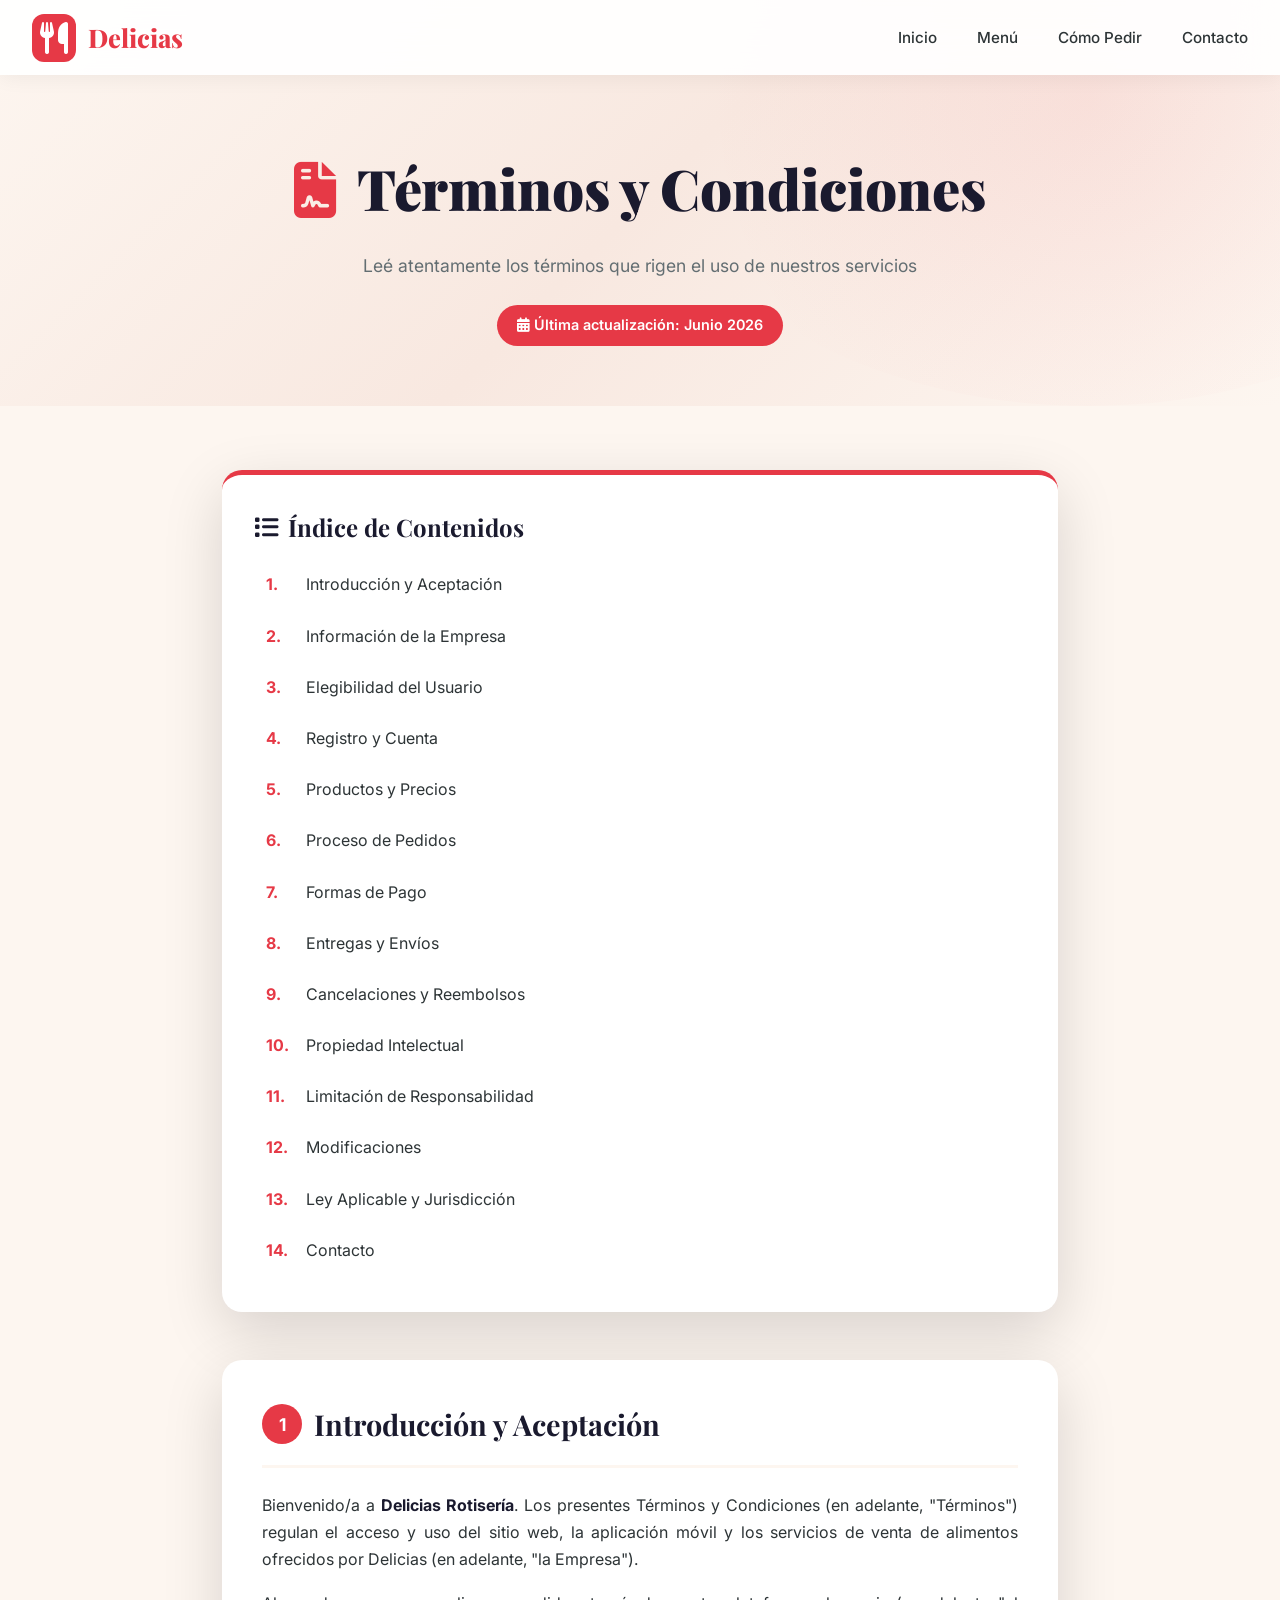
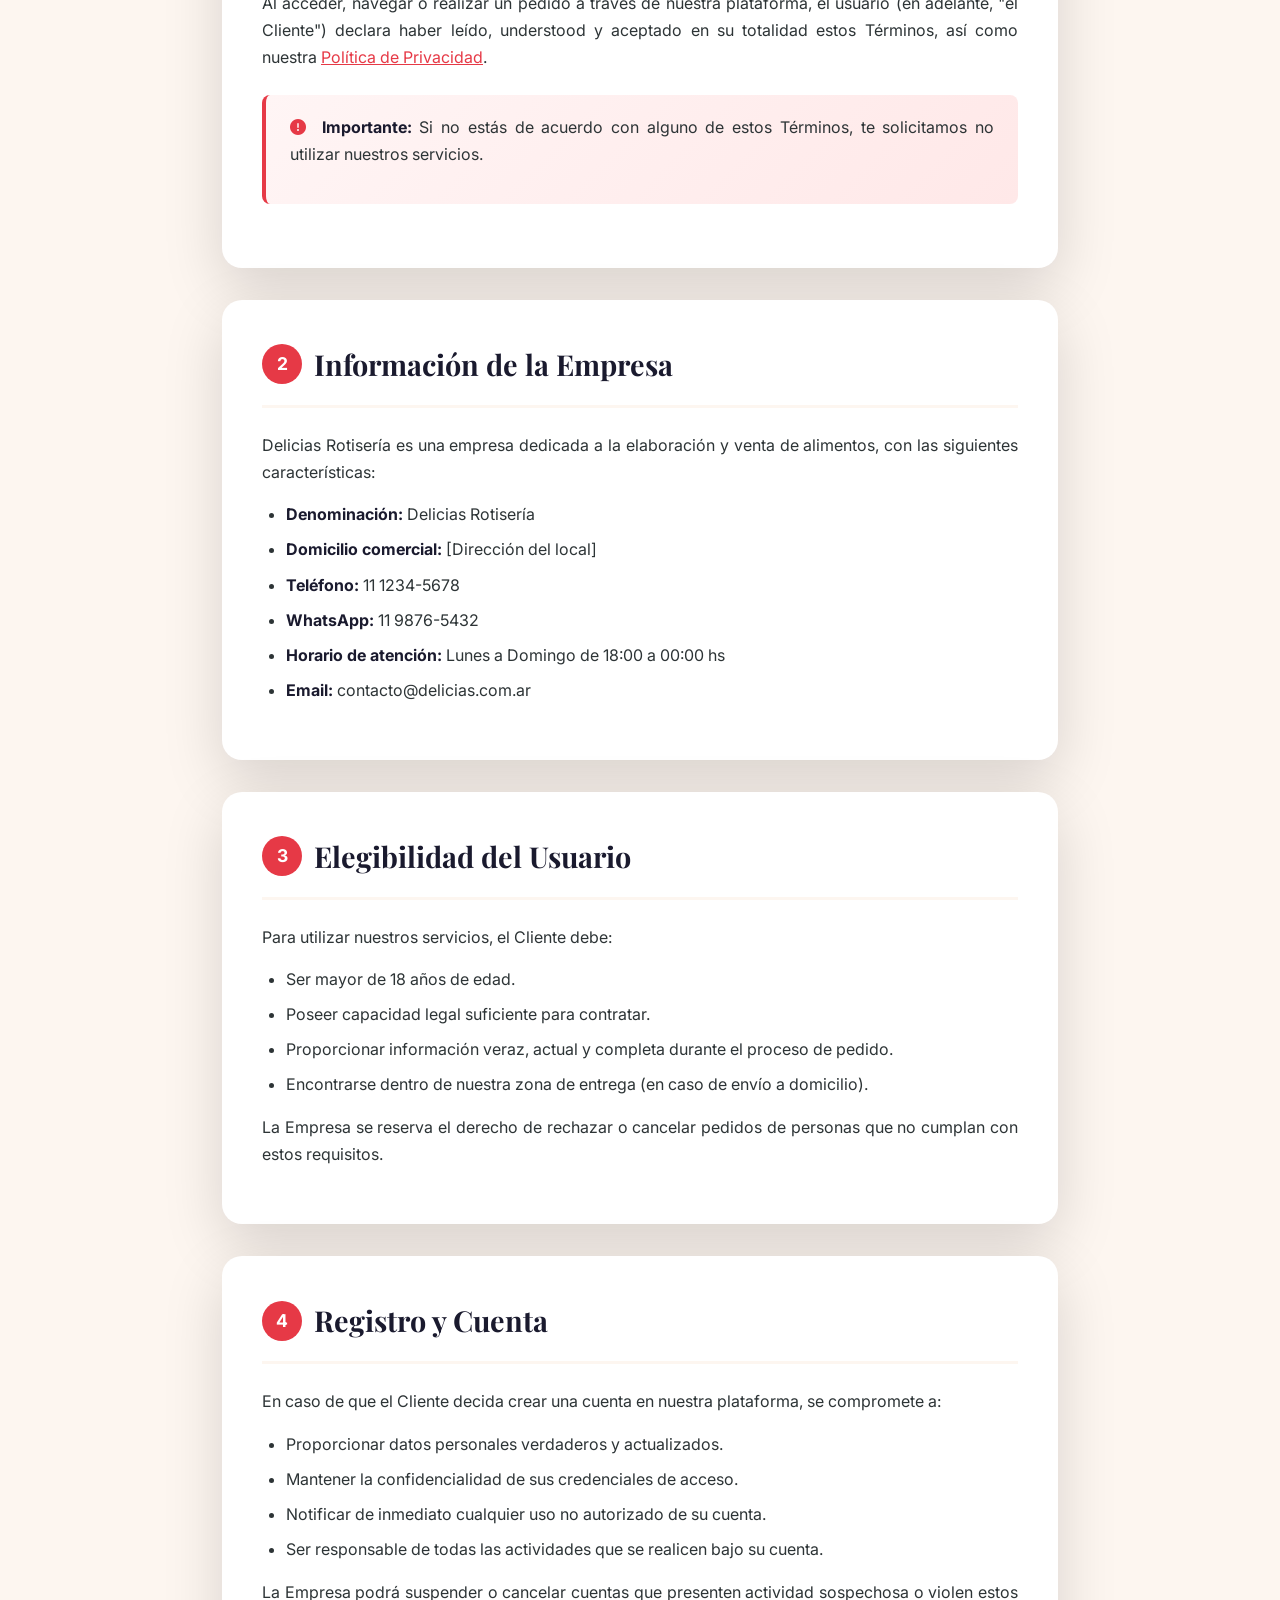
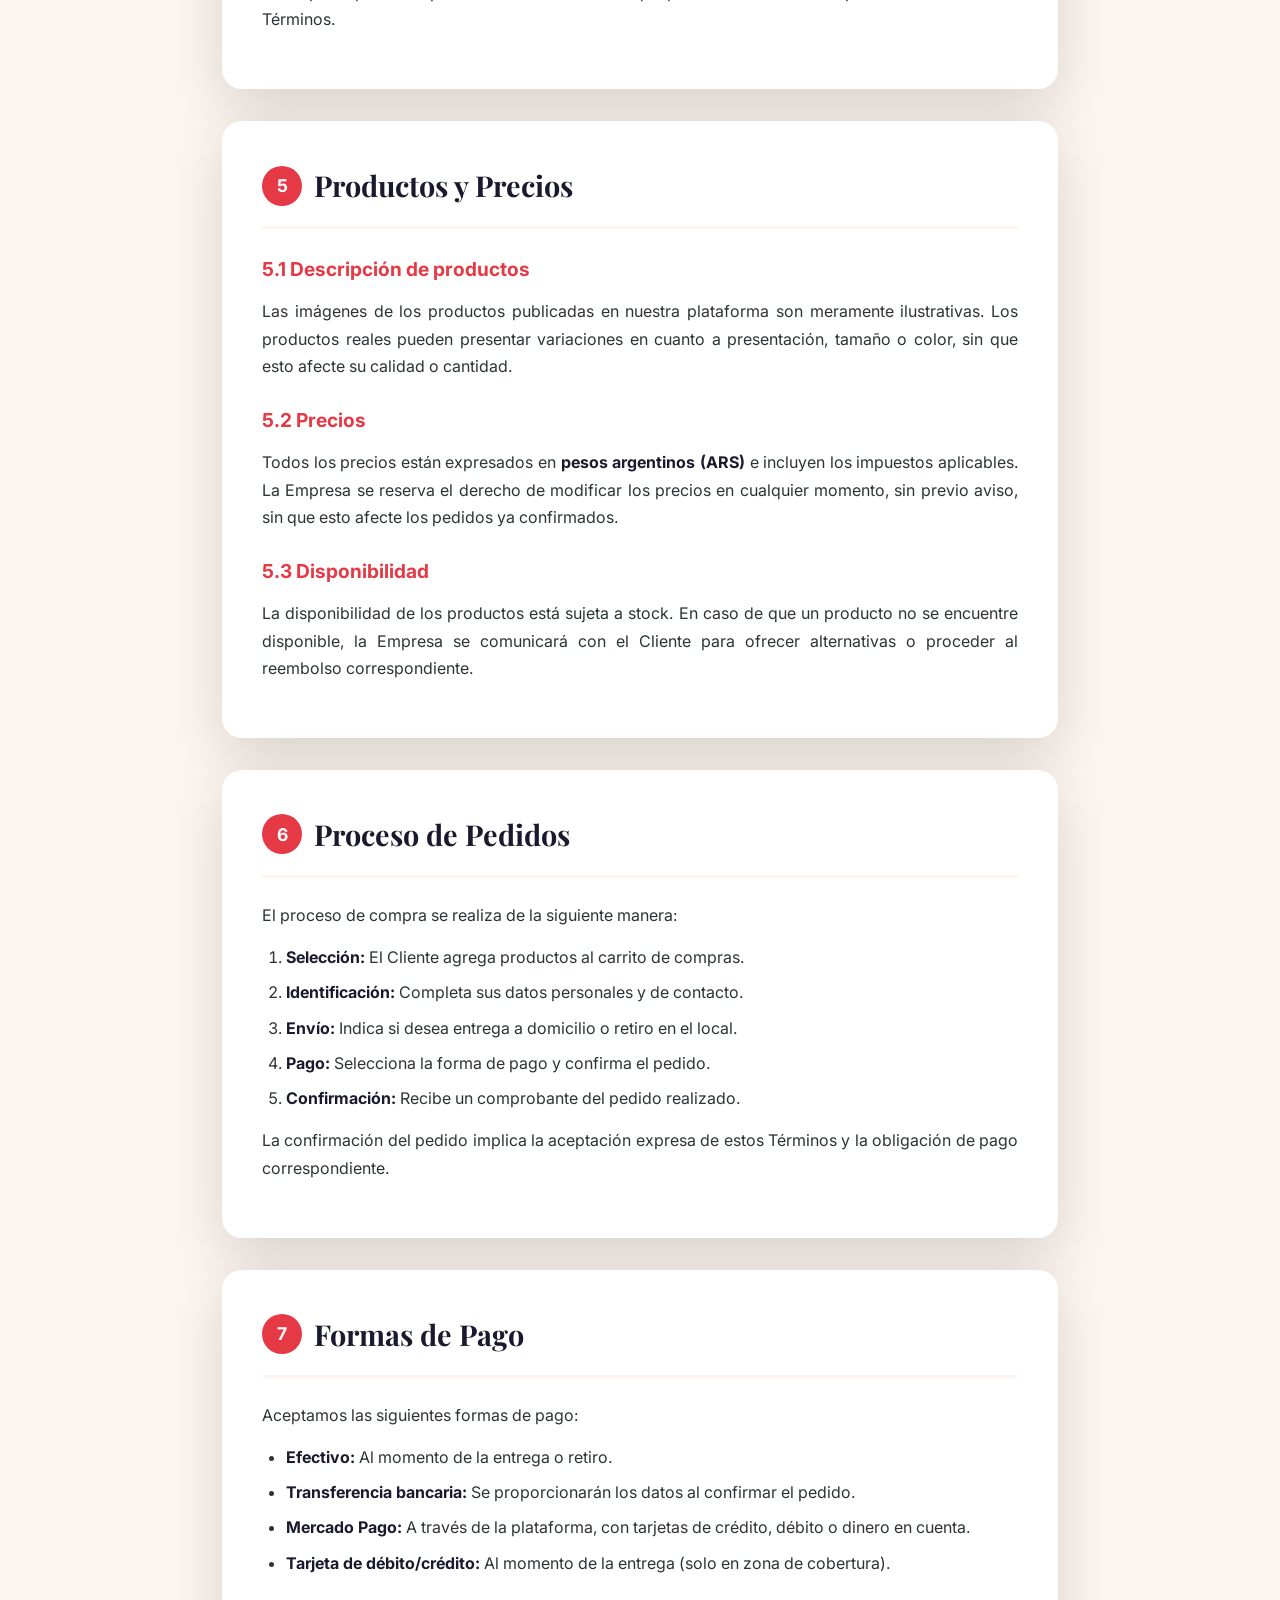
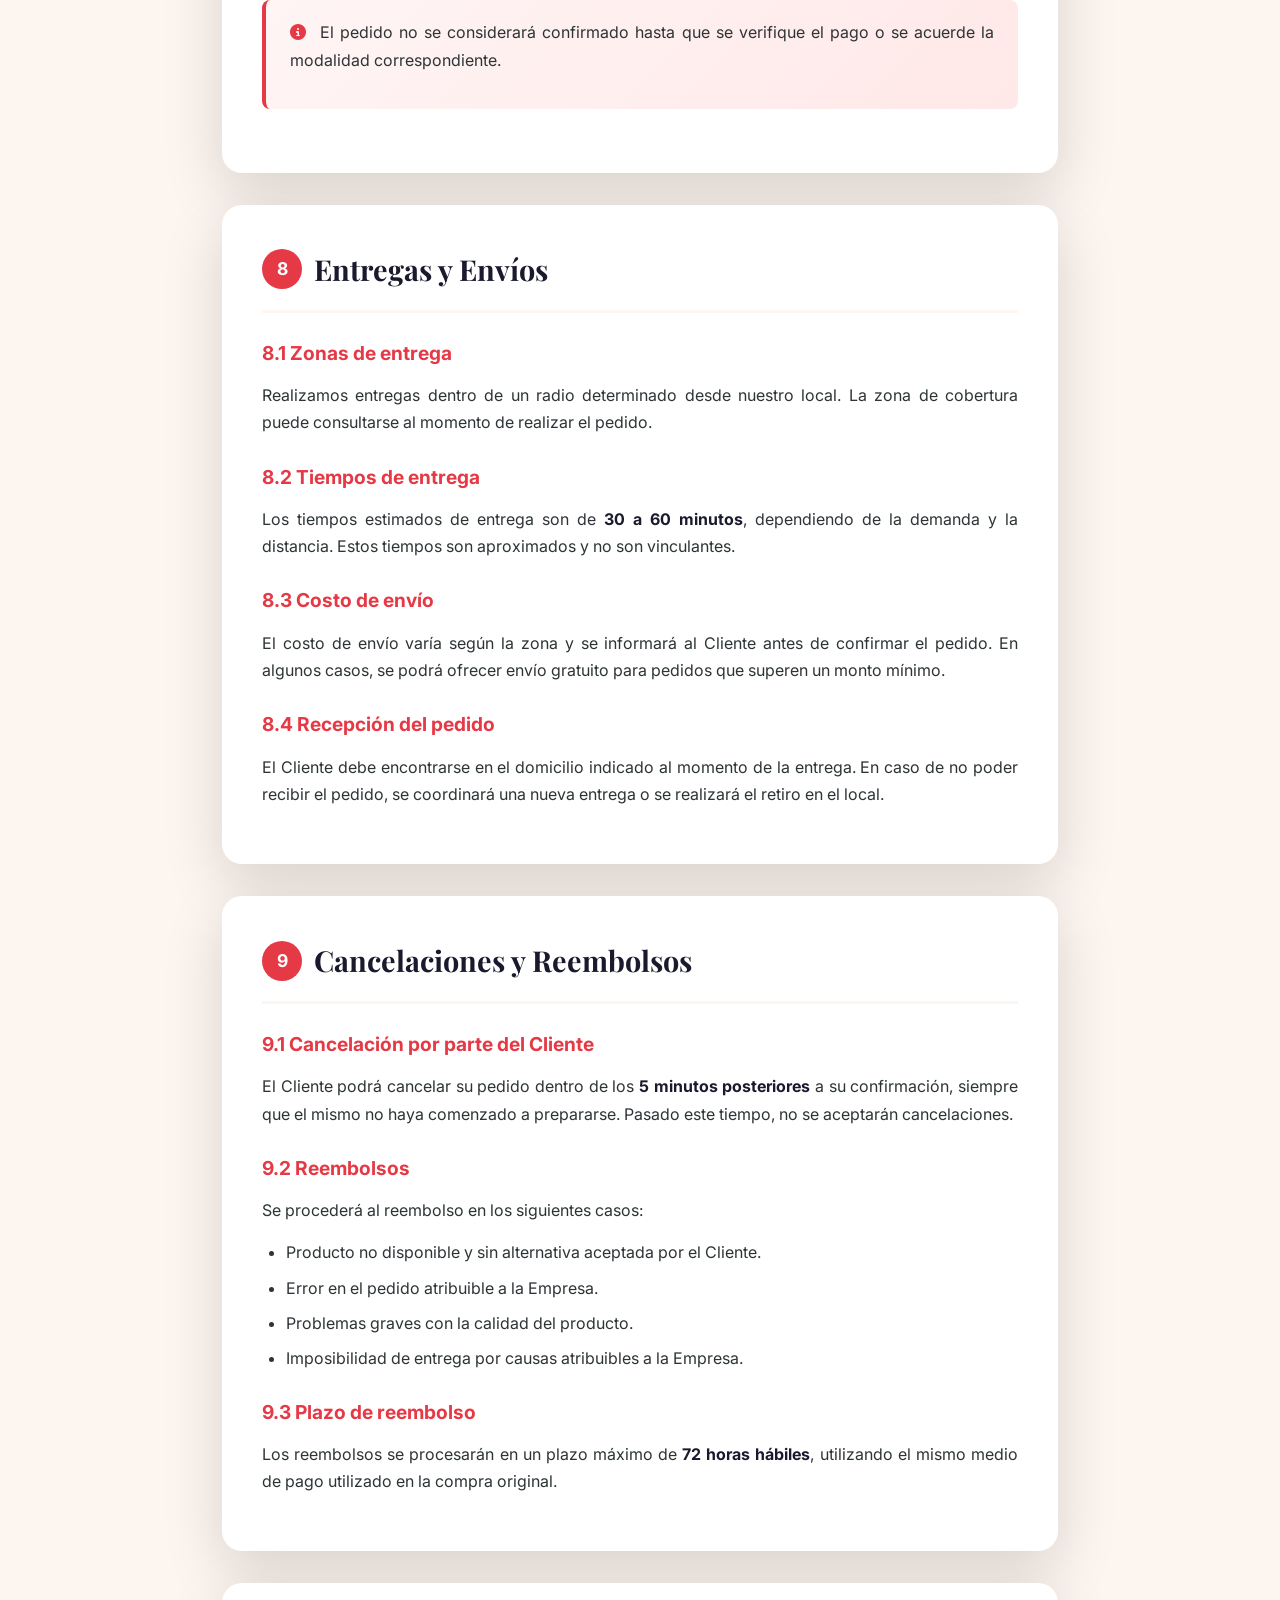
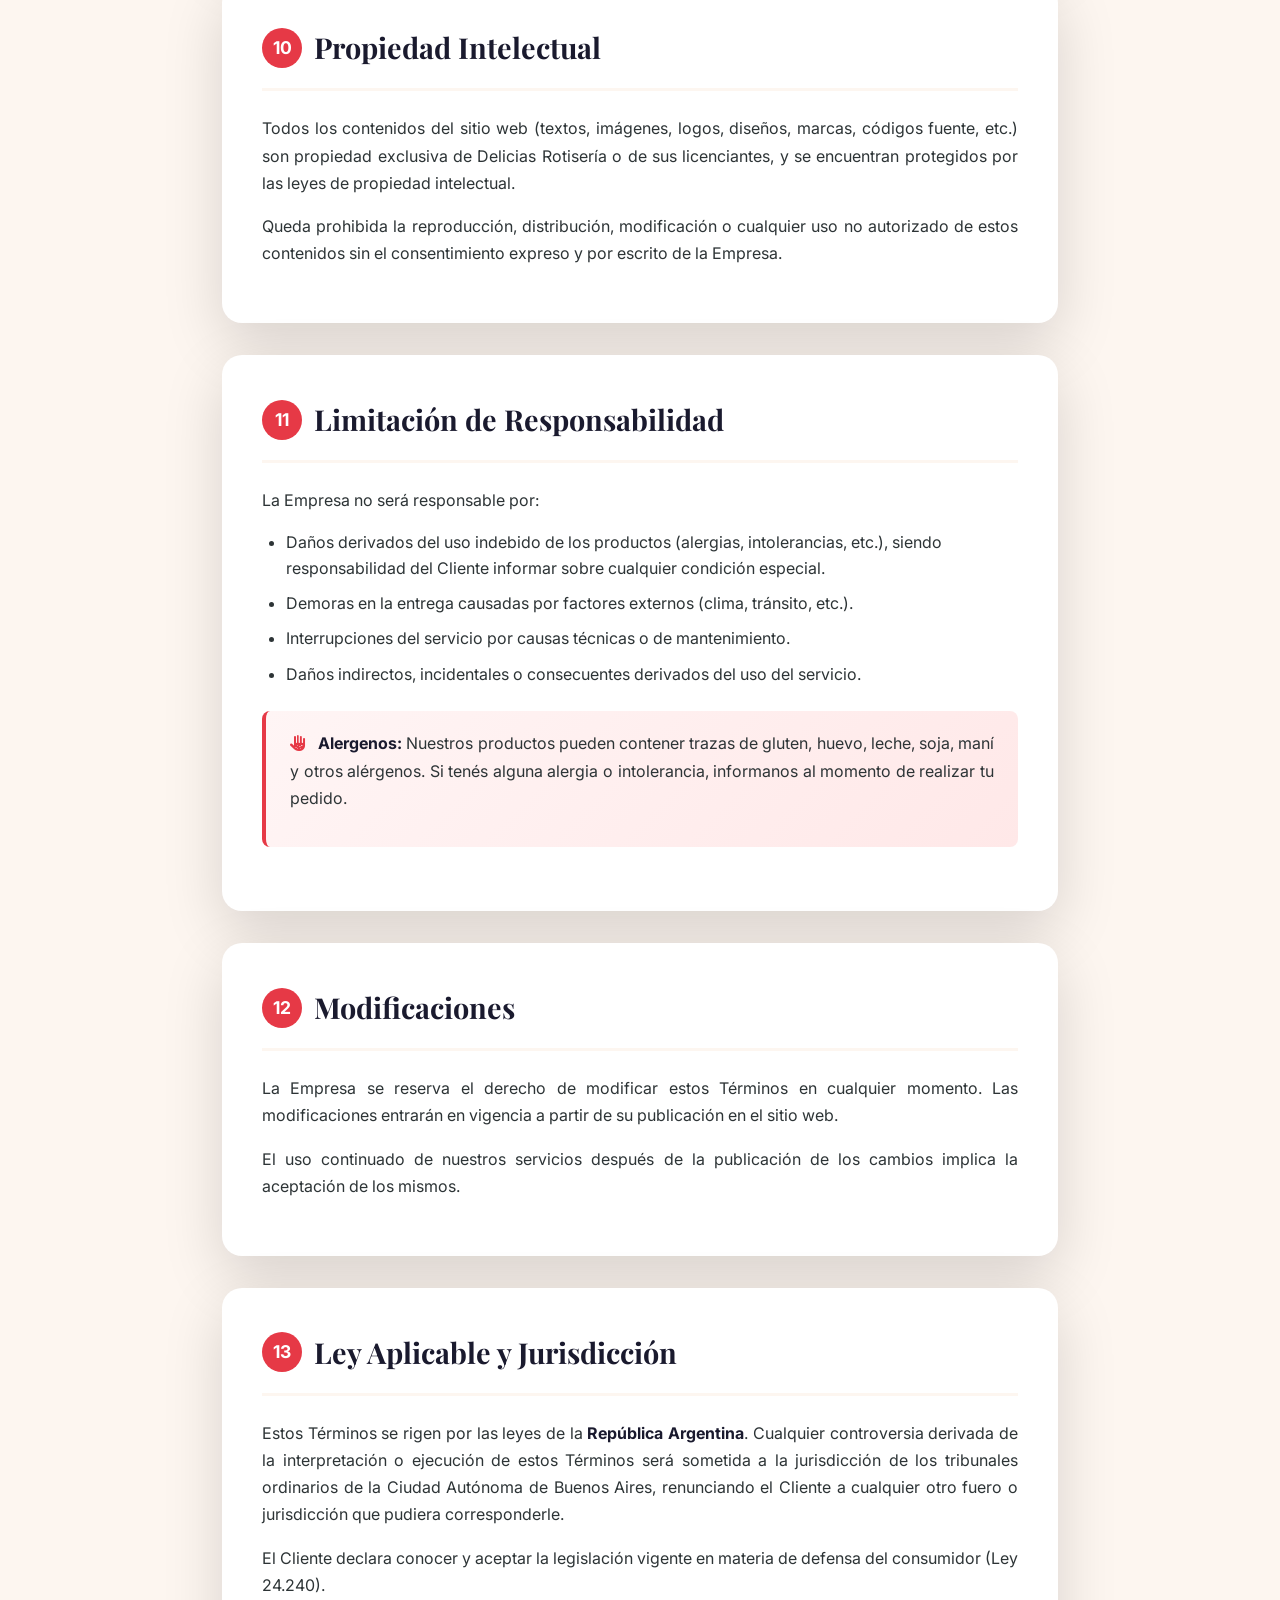
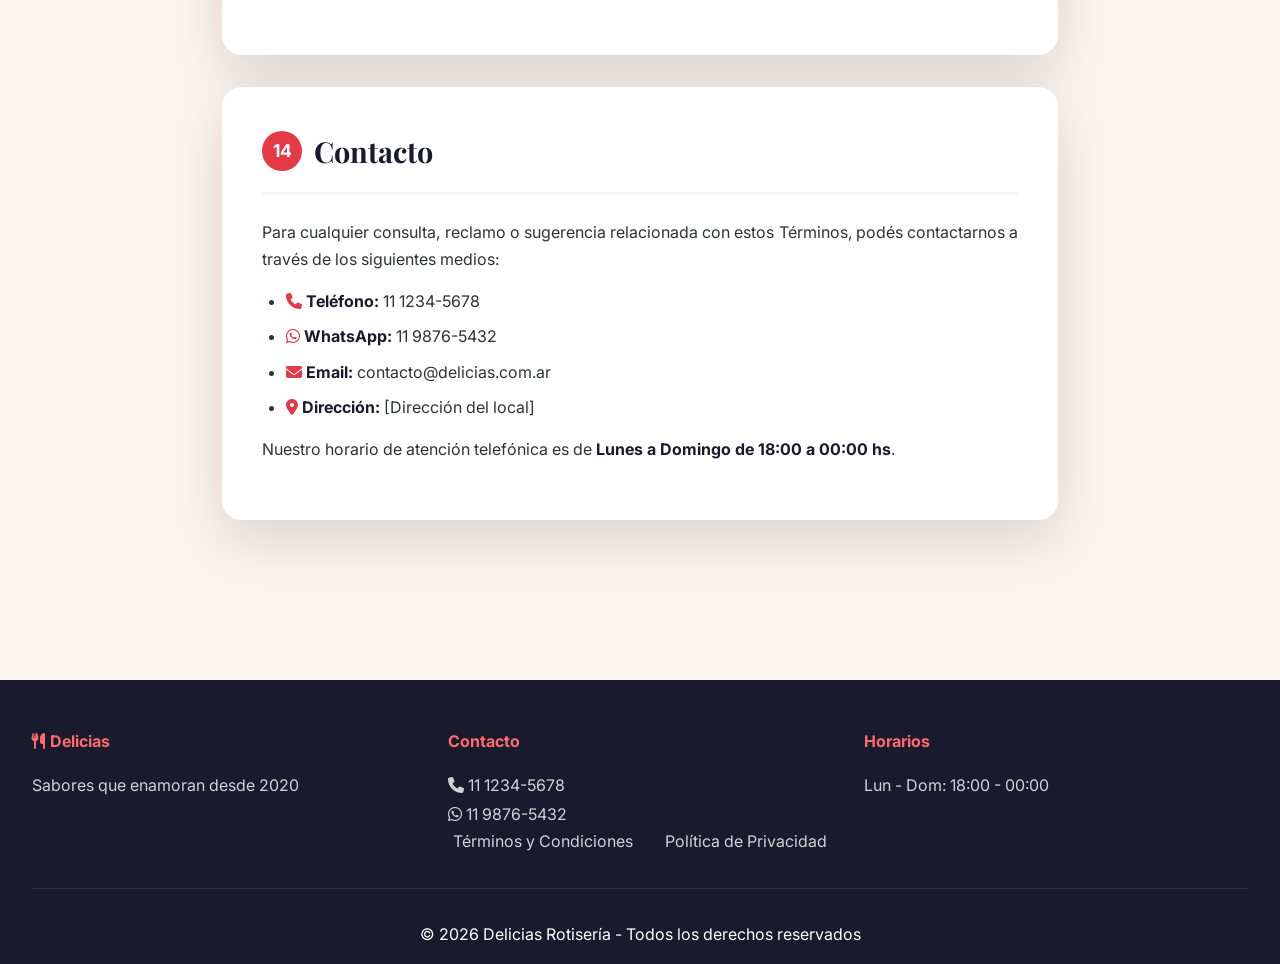
<file: terminos.html>
<!DOCTYPE html>
<html lang="es">
<head>
    <meta charset="UTF-8">
    
    <!-- 🔒 META TAGS DE SEGURIDAD -->
    <meta http-equiv="X-Content-Type-Options" content="nosniff">
    <meta http-equiv="X-Frame-Options" content="DENY">
    <meta http-equiv="Referrer-Policy" content="strict-origin-when-cross-origin">
    <meta http-equiv="Permissions-Policy" content="camera=(), microphone=(), geolocation=()">
    
    <meta name="viewport" content="width=device-width, initial-scale=1.0">
    <title>📋 Términos y Condiciones - Delicias</title>
    
    <!-- 📱 PWA META TAGS -->
    <meta name="theme-color" content="#e63946">
    <meta name="apple-mobile-web-app-capable" content="yes">
    <meta name="apple-mobile-web-app-status-bar-style" content="black-translucent">
    <meta name="apple-mobile-web-app-title" content="Delicias">
    
    <!-- Iconos PWA -->
    <link rel="apple-touch-icon" href="images/icon-192.png">
    <link rel="icon" type="image/png" sizes="192x192" href="images/icon-192.png">
    <link rel="icon" type="image/png" sizes="512x512" href="images/icon-512.png">
    <link rel="icon" type="image/png" sizes="32x32" href="images/favicon-32x32.png">
    <link rel="icon" type="image/png" sizes="16x16" href="images/favicon-16x16.png">
    
    <link rel="manifest" href="manifest.json">
    
    <link rel="preconnect" href="https://fonts.googleapis.com">
    <link rel="preconnect" href="https://fonts.gstatic.com" crossorigin>
    <link href="https://fonts.googleapis.com/css2?family=Playfair+Display:wght@700;800;900&family=Inter:wght@300;400;500;600;700&display=swap" rel="stylesheet">
    
    <link rel="stylesheet" 
          href="https://cdnjs.cloudflare.com/ajax/libs/font-awesome/6.4.0/css/all.min.css" 
          integrity="sha384-iw3OoTErCYJJB9mCa8LNS2hbsQ7M3C0EpIsO/H5+EGAkPGc6rk+V8i04oW/K5xq0" 
          crossorigin="anonymous">
    
    <style>
        * { margin: 0; padding: 0; box-sizing: border-box; }
        :root {
            --primary: #e63946;
            --primary-dark: #c62828;
            --primary-light: #ff6b6b;
            --secondary: #1a1a2e;
            --accent: #fdcb6e;
            --accent-light: #ffeaa7;
            --cream: #fdf6f0;
            --text: #2d3436;
            --text-light: #636e72;
            --white: #ffffff;
            --shadow: 0 20px 60px rgba(0,0,0,0.15);
            --radius: 20px;
            --radius-sm: 10px;
            --transition: all 0.4s cubic-bezier(0.4, 0, 0.2, 1);
        }
        html { scroll-behavior: smooth; }
        body { 
            font-family: 'Inter', sans-serif; 
            background: var(--cream); 
            color: var(--text); 
            overflow-x: hidden;
            line-height: 1.7;
        }
        ::-webkit-scrollbar { width: 8px; }
        ::-webkit-scrollbar-track { background: var(--cream); }
        ::-webkit-scrollbar-thumb { background: var(--primary); border-radius: 10px; }

        /* ===== HEADER ===== */
        header { 
            background: rgba(255, 255, 255, 0.92); 
            backdrop-filter: blur(20px); 
            -webkit-backdrop-filter: blur(20px); 
            box-shadow: 0 2px 20px rgba(0,0,0,0.06); 
            position: fixed; 
            top: 0; 
            left: 0; 
            right: 0; 
            z-index: 1000; 
            padding: 0 2rem; 
            transition: var(--transition); 
        }
        .header-container { 
            max-width: 1400px; 
            margin: 0 auto; 
            display: flex; 
            justify-content: space-between; 
            align-items: center; 
            height: 75px; 
        }
        .logo { 
            display: flex; 
            align-items: center; 
            gap: 12px; 
            font-size: 1.6rem; 
            font-weight: 800; 
            color: var(--primary); 
            text-decoration: none; 
            font-family: 'Playfair Display', serif; 
        }
        .logo i { 
            font-size: 2rem; 
            background: var(--primary); 
            color: white; 
            padding: 8px; 
            border-radius: 12px; 
        }
        .nav-menu { 
            display: flex; 
            list-style: none; 
            gap: 2.5rem; 
            align-items: center; 
        }
        .nav-menu a { 
            text-decoration: none; 
            color: var(--text); 
            font-weight: 500; 
            font-size: 0.95rem; 
            transition: var(--transition); 
            position: relative; 
        }
        .nav-menu a::after { 
            content: ''; 
            position: absolute; 
            bottom: -5px; 
            left: 0; 
            width: 0; 
            height: 2.5px; 
            background: var(--primary); 
            border-radius: 10px; 
            transition: var(--transition); 
        }
        .nav-menu a:hover::after, .nav-menu a.active::after { 
            width: 100%; 
        }
        .nav-menu a:hover { 
            color: var(--primary); 
        }
        .menu-toggle {
            display: none;
            flex-direction: column;
            gap: 5px;
            background: none;
            border: none;
            cursor: pointer;
            padding: 5px;
            z-index: 1001;
        }
        .menu-toggle span {
            width: 25px;
            height: 3px;
            background: var(--secondary);
            border-radius: 3px;
            transition: var(--transition);
        }
        .menu-toggle.active span:nth-child(1) {
            transform: rotate(45deg) translate(5px, 5px);
        }
        .menu-toggle.active span:nth-child(2) {
            opacity: 0;
        }
        .menu-toggle.active span:nth-child(3) {
            transform: rotate(-45deg) translate(7px, -6px);
        }

        /* ===== HERO LEGAL ===== */
        .legal-hero {
            padding: 140px 2rem 60px;
            background: linear-gradient(135deg, #fdf6f0 0%, #f8e8e0 50%, #fdf6f0 100%);
            text-align: center;
            position: relative;
            overflow: hidden;
        }
        .legal-hero::before {
            content: '';
            position: absolute;
            top: -50%;
            right: -20%;
            width: 70%;
            height: 150%;
            background: radial-gradient(circle, rgba(230, 57, 70, 0.08) 0%, transparent 70%);
            border-radius: 50%;
        }
        .legal-hero h1 {
            font-family: 'Playfair Display', serif;
            font-size: 3.5rem;
            font-weight: 900;
            color: var(--secondary);
            margin-bottom: 1rem;
            position: relative;
            z-index: 1;
        }
        .legal-hero h1 i {
            color: var(--primary);
            margin-right: 10px;
        }
        .legal-hero .subtitle {
            color: var(--text-light);
            font-size: 1.1rem;
            max-width: 600px;
            margin: 0 auto;
            position: relative;
            z-index: 1;
        }
        .legal-hero .update-date {
            display: inline-block;
            margin-top: 1.5rem;
            padding: 8px 20px;
            background: var(--primary);
            color: white;
            border-radius: 50px;
            font-size: 0.9rem;
            font-weight: 600;
            position: relative;
            z-index: 1;
        }

        /* ===== CONTENIDO LEGAL ===== */
        .legal-content {
            max-width: 900px;
            margin: 0 auto;
            padding: 4rem 2rem;
        }
        .legal-section {
            background: white;
            border-radius: var(--radius);
            padding: 2.5rem;
            margin-bottom: 2rem;
            box-shadow: var(--shadow);
            transition: var(--transition);
        }
        .legal-section:hover {
            transform: translateY(-3px);
            box-shadow: 0 25px 70px rgba(230, 57, 70, 0.15);
        }
        .legal-section h2 {
            font-family: 'Playfair Display', serif;
            color: var(--secondary);
            font-size: 1.8rem;
            margin-bottom: 1.5rem;
            padding-bottom: 1rem;
            border-bottom: 3px solid var(--cream);
            display: flex;
            align-items: center;
            gap: 12px;
        }
        .legal-section h2 .section-number {
            background: var(--primary);
            color: white;
            width: 40px;
            height: 40px;
            border-radius: 50%;
            display: flex;
            align-items: center;
            justify-content: center;
            font-size: 1.1rem;
            font-weight: 700;
            font-family: 'Inter', sans-serif;
            flex-shrink: 0;
        }
        .legal-section h3 {
            color: var(--primary);
            font-size: 1.2rem;
            margin: 1.5rem 0 0.8rem;
            font-weight: 700;
        }
        .legal-section p {
            margin-bottom: 1rem;
            color: var(--text);
            text-align: justify;
        }
        .legal-section ul, .legal-section ol {
            margin: 1rem 0 1rem 1.5rem;
            color: var(--text);
        }
        .legal-section li {
            margin-bottom: 0.6rem;
            line-height: 1.6;
        }
        .legal-section strong {
            color: var(--secondary);
        }
        .legal-section .highlight-box {
            background: linear-gradient(135deg, #fff5f5 0%, #ffe8e8 100%);
            border-left: 4px solid var(--primary);
            padding: 1.2rem 1.5rem;
            border-radius: 8px;
            margin: 1.5rem 0;
        }
        .legal-section .highlight-box i {
            color: var(--primary);
            margin-right: 8px;
        }

        /* ===== ÍNDICE ===== */
        .legal-index {
            background: white;
            border-radius: var(--radius);
            padding: 2rem;
            margin-bottom: 3rem;
            box-shadow: var(--shadow);
            border-top: 5px solid var(--primary);
        }
        .legal-index h3 {
            color: var(--secondary);
            font-family: 'Playfair Display', serif;
            font-size: 1.5rem;
            margin-bottom: 1rem;
            display: flex;
            align-items: center;
            gap: 10px;
        }
        .legal-index ol {
            list-style: none;
            counter-reset: section-counter;
        }
        .legal-index li {
            counter-increment: section-counter;
            margin-bottom: 0.5rem;
        }
        .legal-index a {
            color: var(--text);
            text-decoration: none;
            display: flex;
            align-items: center;
            gap: 10px;
            padding: 8px 12px;
            border-radius: 8px;
            transition: var(--transition);
        }
        .legal-index a::before {
            content: counter(section-counter) ".";
            color: var(--primary);
            font-weight: 700;
            min-width: 30px;
        }
        .legal-index a:hover {
            background: var(--cream);
            color: var(--primary);
            transform: translateX(5px);
        }

        /* ===== FOOTER ===== */
        footer { 
            background: var(--secondary); 
            color: white; 
            padding: 3rem 2rem 1rem; 
            margin-top: 4rem; 
        }
        .footer-content { 
            max-width: 1400px; 
            margin: 0 auto; 
            display: grid; 
            grid-template-columns: repeat(3, 1fr); 
            gap: 2rem; 
        }
        .footer-section h4 { 
            margin-bottom: 1rem;
            color: var(--primary-light);
        }
        .footer-section p { 
            opacity: 0.8; 
            line-height: 1.8; 
        }
        .footer-section a {
            color: white;
            text-decoration: none;
            opacity: 0.8;
            transition: var(--transition);
        }
        .footer-section a:hover {
            opacity: 1;
            color: var(--primary-light);
        }
        .footer-bottom { 
            text-align: center; 
            padding-top: 2rem; 
            margin-top: 2rem; 
            border-top: 1px solid rgba(255,255,255,0.1); 
        }
        .footer-legal-links {
            display: flex;
            justify-content: center;
            gap: 2rem;
            margin-bottom: 1rem;
            flex-wrap: wrap;
        }
        .footer-legal-links a {
            color: white;
            opacity: 0.8;
            text-decoration: none;
            transition: var(--transition);
        }
        .footer-legal-links a:hover {
            opacity: 1;
            color: var(--primary-light);
        }

        /* ===== RESPONSIVE ===== */
        @media (max-width: 768px) {
            .menu-toggle { display: flex; }
            .nav-menu {
                position: fixed;
                top: 75px;
                left: -100%;
                width: 100%;
                height: calc(100vh - 75px);
                background: white;
                flex-direction: column;
                padding: 2rem;
                gap: 1.5rem;
                transition: left 0.3s ease;
                box-shadow: 0 10px 30px rgba(0,0,0,0.1);
            }
            .nav-menu.active { left: 0; }
            .nav-menu a { font-size: 1.2rem; padding: 0.5rem 0; }
            .legal-hero h1 { font-size: 2.2rem; }
            .legal-section { padding: 1.5rem; }
            .legal-section h2 { font-size: 1.4rem; }
            .footer-content { grid-template-columns: 1fr; text-align: center; }
        }
    </style>
</head>
<body oncontextmenu="return false;" onselectstart="return false;">

    <header id="header">
        <div class="header-container">
            <a href="index.html" class="logo">
                <i class="fas fa-utensils"></i>
                Delicias
            </a>
            <button class="menu-toggle" id="menuToggle" onclick="toggleMenu()">
                <span></span>
                <span></span>
                <span></span>
            </button>
            <nav>
                <ul class="nav-menu" id="navMenu">
                    <li><a href="index.html">Inicio</a></li>
                    <li><a href="index.html#menu">Menú</a></li>
                    <li><a href="index.html#como-pedir">Cómo Pedir</a></li>
                    <li><a href="index.html#contacto">Contacto</a></li>
                </ul>
            </nav>
        </div>
    </header>

    <section class="legal-hero">
        <h1><i class="fas fa-file-contract"></i> Términos y Condiciones</h1>
        <p class="subtitle">Leé atentamente los términos que rigen el uso de nuestros servicios</p>
        <span class="update-date"><i class="fas fa-calendar-alt"></i> Última actualización: Junio 2026</span>
    </section>

    <div class="legal-content">

        <!-- ÍNDICE -->
        <div class="legal-index">
            <h3><i class="fas fa-list"></i> Índice de Contenidos</h3>
            <ol>
                <li><a href="#seccion-1">Introducción y Aceptación</a></li>
                <li><a href="#seccion-2">Información de la Empresa</a></li>
                <li><a href="#seccion-3">Elegibilidad del Usuario</a></li>
                <li><a href="#seccion-4">Registro y Cuenta</a></li>
                <li><a href="#seccion-5">Productos y Precios</a></li>
                <li><a href="#seccion-6">Proceso de Pedidos</a></li>
                <li><a href="#seccion-7">Formas de Pago</a></li>
                <li><a href="#seccion-8">Entregas y Envíos</a></li>
                <li><a href="#seccion-9">Cancelaciones y Reembolsos</a></li>
                <li><a href="#seccion-10">Propiedad Intelectual</a></li>
                <li><a href="#seccion-11">Limitación de Responsabilidad</a></li>
                <li><a href="#seccion-12">Modificaciones</a></li>
                <li><a href="#seccion-13">Ley Aplicable y Jurisdicción</a></li>
                <li><a href="#seccion-14">Contacto</a></li>
            </ol>
        </div>

        <!-- SECCIÓN 1 -->
        <div class="legal-section" id="seccion-1">
            <h2><span class="section-number">1</span> Introducción y Aceptación</h2>
            <p>Bienvenido/a a <strong>Delicias Rotisería</strong>. Los presentes Términos y Condiciones (en adelante, "Términos") regulan el acceso y uso del sitio web, la aplicación móvil y los servicios de venta de alimentos ofrecidos por Delicias (en adelante, "la Empresa").</p>
            <p>Al acceder, navegar o realizar un pedido a través de nuestra plataforma, el usuario (en adelante, "el Cliente") declara haber leído, understood y aceptado en su totalidad estos Términos, así como nuestra <a href="privacidad.html" style="color: var(--primary);">Política de Privacidad</a>.</p>
            <div class="highlight-box">
                <p><i class="fas fa-exclamation-circle"></i> <strong>Importante:</strong> Si no estás de acuerdo con alguno de estos Términos, te solicitamos no utilizar nuestros servicios.</p>
            </div>
        </div>

        <!-- SECCIÓN 2 -->
        <div class="legal-section" id="seccion-2">
            <h2><span class="section-number">2</span> Información de la Empresa</h2>
            <p>Delicias Rotisería es una empresa dedicada a la elaboración y venta de alimentos, con las siguientes características:</p>
            <ul>
                <li><strong>Denominación:</strong> Delicias Rotisería</li>
                <li><strong>Domicilio comercial:</strong> [Dirección del local]</li>
                <li><strong>Teléfono:</strong> 11 1234-5678</li>
                <li><strong>WhatsApp:</strong> 11 9876-5432</li>
                <li><strong>Horario de atención:</strong> Lunes a Domingo de 18:00 a 00:00 hs</li>
                <li><strong>Email:</strong> contacto@delicias.com.ar</li>
            </ul>
        </div>

        <!-- SECCIÓN 3 -->
        <div class="legal-section" id="seccion-3">
            <h2><span class="section-number">3</span> Elegibilidad del Usuario</h2>
            <p>Para utilizar nuestros servicios, el Cliente debe:</p>
            <ul>
                <li>Ser mayor de 18 años de edad.</li>
                <li>Poseer capacidad legal suficiente para contratar.</li>
                <li>Proporcionar información veraz, actual y completa durante el proceso de pedido.</li>
                <li>Encontrarse dentro de nuestra zona de entrega (en caso de envío a domicilio).</li>
            </ul>
            <p>La Empresa se reserva el derecho de rechazar o cancelar pedidos de personas que no cumplan con estos requisitos.</p>
        </div>

        <!-- SECCIÓN 4 -->
        <div class="legal-section" id="seccion-4">
            <h2><span class="section-number">4</span> Registro y Cuenta</h2>
            <p>En caso de que el Cliente decida crear una cuenta en nuestra plataforma, se compromete a:</p>
            <ul>
                <li>Proporcionar datos personales verdaderos y actualizados.</li>
                <li>Mantener la confidencialidad de sus credenciales de acceso.</li>
                <li>Notificar de inmediato cualquier uso no autorizado de su cuenta.</li>
                <li>Ser responsable de todas las actividades que se realicen bajo su cuenta.</li>
            </ul>
            <p>La Empresa podrá suspender o cancelar cuentas que presenten actividad sospechosa o violen estos Términos.</p>
        </div>

        <!-- SECCIÓN 5 -->
        <div class="legal-section" id="seccion-5">
            <h2><span class="section-number">5</span> Productos y Precios</h2>
            <h3>5.1 Descripción de productos</h3>
            <p>Las imágenes de los productos publicadas en nuestra plataforma son meramente ilustrativas. Los productos reales pueden presentar variaciones en cuanto a presentación, tamaño o color, sin que esto afecte su calidad o cantidad.</p>
            
            <h3>5.2 Precios</h3>
            <p>Todos los precios están expresados en <strong>pesos argentinos (ARS)</strong> e incluyen los impuestos aplicables. La Empresa se reserva el derecho de modificar los precios en cualquier momento, sin previo aviso, sin que esto afecte los pedidos ya confirmados.</p>
            
            <h3>5.3 Disponibilidad</h3>
            <p>La disponibilidad de los productos está sujeta a stock. En caso de que un producto no se encuentre disponible, la Empresa se comunicará con el Cliente para ofrecer alternativas o proceder al reembolso correspondiente.</p>
        </div>

        <!-- SECCIÓN 6 -->
        <div class="legal-section" id="seccion-6">
            <h2><span class="section-number">6</span> Proceso de Pedidos</h2>
            <p>El proceso de compra se realiza de la siguiente manera:</p>
            <ol>
                <li><strong>Selección:</strong> El Cliente agrega productos al carrito de compras.</li>
                <li><strong>Identificación:</strong> Completa sus datos personales y de contacto.</li>
                <li><strong>Envío:</strong> Indica si desea entrega a domicilio o retiro en el local.</li>
                <li><strong>Pago:</strong> Selecciona la forma de pago y confirma el pedido.</li>
                <li><strong>Confirmación:</strong> Recibe un comprobante del pedido realizado.</li>
            </ol>
            <p>La confirmación del pedido implica la aceptación expresa de estos Términos y la obligación de pago correspondiente.</p>
        </div>

        <!-- SECCIÓN 7 -->
        <div class="legal-section" id="seccion-7">
            <h2><span class="section-number">7</span> Formas de Pago</h2>
            <p>Aceptamos las siguientes formas de pago:</p>
            <ul>
                <li><strong>Efectivo:</strong> Al momento de la entrega o retiro.</li>
                <li><strong>Transferencia bancaria:</strong> Se proporcionarán los datos al confirmar el pedido.</li>
                <li><strong>Mercado Pago:</strong> A través de la plataforma, con tarjetas de crédito, débito o dinero en cuenta.</li>
                <li><strong>Tarjeta de débito/crédito:</strong> Al momento de la entrega (solo en zona de cobertura).</li>
            </ul>
            <div class="highlight-box">
                <p><i class="fas fa-info-circle"></i> El pedido no se considerará confirmado hasta que se verifique el pago o se acuerde la modalidad correspondiente.</p>
            </div>
        </div>

        <!-- SECCIÓN 8 -->
        <div class="legal-section" id="seccion-8">
            <h2><span class="section-number">8</span> Entregas y Envíos</h2>
            <h3>8.1 Zonas de entrega</h3>
            <p>Realizamos entregas dentro de un radio determinado desde nuestro local. La zona de cobertura puede consultarse al momento de realizar el pedido.</p>
            
            <h3>8.2 Tiempos de entrega</h3>
            <p>Los tiempos estimados de entrega son de <strong>30 a 60 minutos</strong>, dependiendo de la demanda y la distancia. Estos tiempos son aproximados y no son vinculantes.</p>
            
            <h3>8.3 Costo de envío</h3>
            <p>El costo de envío varía según la zona y se informará al Cliente antes de confirmar el pedido. En algunos casos, se podrá ofrecer envío gratuito para pedidos que superen un monto mínimo.</p>
            
            <h3>8.4 Recepción del pedido</h3>
            <p>El Cliente debe encontrarse en el domicilio indicado al momento de la entrega. En caso de no poder recibir el pedido, se coordinará una nueva entrega o se realizará el retiro en el local.</p>
        </div>

        <!-- SECCIÓN 9 -->
        <div class="legal-section" id="seccion-9">
            <h2><span class="section-number">9</span> Cancelaciones y Reembolsos</h2>
            <h3>9.1 Cancelación por parte del Cliente</h3>
            <p>El Cliente podrá cancelar su pedido dentro de los <strong>5 minutos posteriores</strong> a su confirmación, siempre que el mismo no haya comenzado a prepararse. Pasado este tiempo, no se aceptarán cancelaciones.</p>
            
            <h3>9.2 Reembolsos</h3>
            <p>Se procederá al reembolso en los siguientes casos:</p>
            <ul>
                <li>Producto no disponible y sin alternativa aceptada por el Cliente.</li>
                <li>Error en el pedido atribuible a la Empresa.</li>
                <li>Problemas graves con la calidad del producto.</li>
                <li>Imposibilidad de entrega por causas atribuibles a la Empresa.</li>
            </ul>
            
            <h3>9.3 Plazo de reembolso</h3>
            <p>Los reembolsos se procesarán en un plazo máximo de <strong>72 horas hábiles</strong>, utilizando el mismo medio de pago utilizado en la compra original.</p>
        </div>

        <!-- SECCIÓN 10 -->
        <div class="legal-section" id="seccion-10">
            <h2><span class="section-number">10</span> Propiedad Intelectual</h2>
            <p>Todos los contenidos del sitio web (textos, imágenes, logos, diseños, marcas, códigos fuente, etc.) son propiedad exclusiva de Delicias Rotisería o de sus licenciantes, y se encuentran protegidos por las leyes de propiedad intelectual.</p>
            <p>Queda prohibida la reproducción, distribución, modificación o cualquier uso no autorizado de estos contenidos sin el consentimiento expreso y por escrito de la Empresa.</p>
        </div>

        <!-- SECCIÓN 11 -->
        <div class="legal-section" id="seccion-11">
            <h2><span class="section-number">11</span> Limitación de Responsabilidad</h2>
            <p>La Empresa no será responsable por:</p>
            <ul>
                <li>Daños derivados del uso indebido de los productos (alergias, intolerancias, etc.), siendo responsabilidad del Cliente informar sobre cualquier condición especial.</li>
                <li>Demoras en la entrega causadas por factores externos (clima, tránsito, etc.).</li>
                <li>Interrupciones del servicio por causas técnicas o de mantenimiento.</li>
                <li>Daños indirectos, incidentales o consecuentes derivados del uso del servicio.</li>
            </ul>
            <div class="highlight-box">
                <p><i class="fas fa-allergies"></i> <strong>Alergenos:</strong> Nuestros productos pueden contener trazas de gluten, huevo, leche, soja, maní y otros alérgenos. Si tenés alguna alergia o intolerancia, informanos al momento de realizar tu pedido.</p>
            </div>
        </div>

        <!-- SECCIÓN 12 -->
        <div class="legal-section" id="seccion-12">
            <h2><span class="section-number">12</span> Modificaciones</h2>
            <p>La Empresa se reserva el derecho de modificar estos Términos en cualquier momento. Las modificaciones entrarán en vigencia a partir de su publicación en el sitio web.</p>
            <p>El uso continuado de nuestros servicios después de la publicación de los cambios implica la aceptación de los mismos.</p>
        </div>

        <!-- SECCIÓN 13 -->
        <div class="legal-section" id="seccion-13">
            <h2><span class="section-number">13</span> Ley Aplicable y Jurisdicción</h2>
            <p>Estos Términos se rigen por las leyes de la <strong>República Argentina</strong>. Cualquier controversia derivada de la interpretación o ejecución de estos Términos será sometida a la jurisdicción de los tribunales ordinarios de la Ciudad Autónoma de Buenos Aires, renunciando el Cliente a cualquier otro fuero o jurisdicción que pudiera corresponderle.</p>
            <p>El Cliente declara conocer y aceptar la legislación vigente en materia de defensa del consumidor (Ley 24.240).</p>
        </div>

        <!-- SECCIÓN 14 -->
        <div class="legal-section" id="seccion-14">
            <h2><span class="section-number">14</span> Contacto</h2>
            <p>Para cualquier consulta, reclamo o sugerencia relacionada con estos Términos, podés contactarnos a través de los siguientes medios:</p>
            <ul>
                <li><i class="fas fa-phone" style="color: var(--primary);"></i> <strong>Teléfono:</strong> 11 1234-5678</li>
                <li><i class="fab fa-whatsapp" style="color: var(--primary);"></i> <strong>WhatsApp:</strong> 11 9876-5432</li>
                <li><i class="fas fa-envelope" style="color: var(--primary);"></i> <strong>Email:</strong> contacto@delicias.com.ar</li>
                <li><i class="fas fa-map-marker-alt" style="color: var(--primary);"></i> <strong>Dirección:</strong> [Dirección del local]</li>
            </ul>
            <p>Nuestro horario de atención telefónica es de <strong>Lunes a Domingo de 18:00 a 00:00 hs</strong>.</p>
        </div>

    </div>

    <footer>
        <div class="footer-content">
            <div class="footer-section">
                <h4><i class="fas fa-utensils"></i> Delicias</h4>
                <p>Sabores que enamoran desde 2020</p>
            </div>
            <div class="footer-section">
                <h4>Contacto</h4>
                <p><i class="fas fa-phone"></i> 11 1234-5678</p>
                <p><i class="fab fa-whatsapp"></i> 11 9876-5432</p>
            </div>
            <div class="footer-section">
                <h4>Horarios</h4>
                <p>Lun - Dom: 18:00 - 00:00</p>
            </div>
        </div>
        <div class="footer-legal-links">
            <a href="terminos.html">Términos y Condiciones</a>
            <a href="privacidad.html">Política de Privacidad</a>
        </div>
        <div class="footer-bottom">
            <p>&copy; 2026 Delicias Rotisería - Todos los derechos reservados</p>
        </div>
    </footer>

    <script>
        function toggleMenu() {
            const menuToggle = document.getElementById('menuToggle');
            const navMenu = document.getElementById('navMenu');
            menuToggle.classList.toggle('active');
            navMenu.classList.toggle('active');
        }

        document.addEventListener('contextmenu', function(e) {
            e.preventDefault();
            return false;
        });

        document.addEventListener('keydown', function(e) {
            if (e.keyCode === 123 || 
                (e.ctrlKey && e.shiftKey && (e.keyCode === 73 || e.keyCode === 74 || e.keyCode === 67)) ||
                (e.ctrlKey && (e.keyCode === 85 || e.keyCode === 83 || e.keyCode === 80))) {
                e.preventDefault();
                return false;
            }
        });

        document.addEventListener('selectstart', function(e) {
            e.preventDefault();
            return false;
        });

        document.addEventListener('dragstart', function(e) {
            e.preventDefault();
            return false;
        });
    </script>
</body>
</html>
</file>
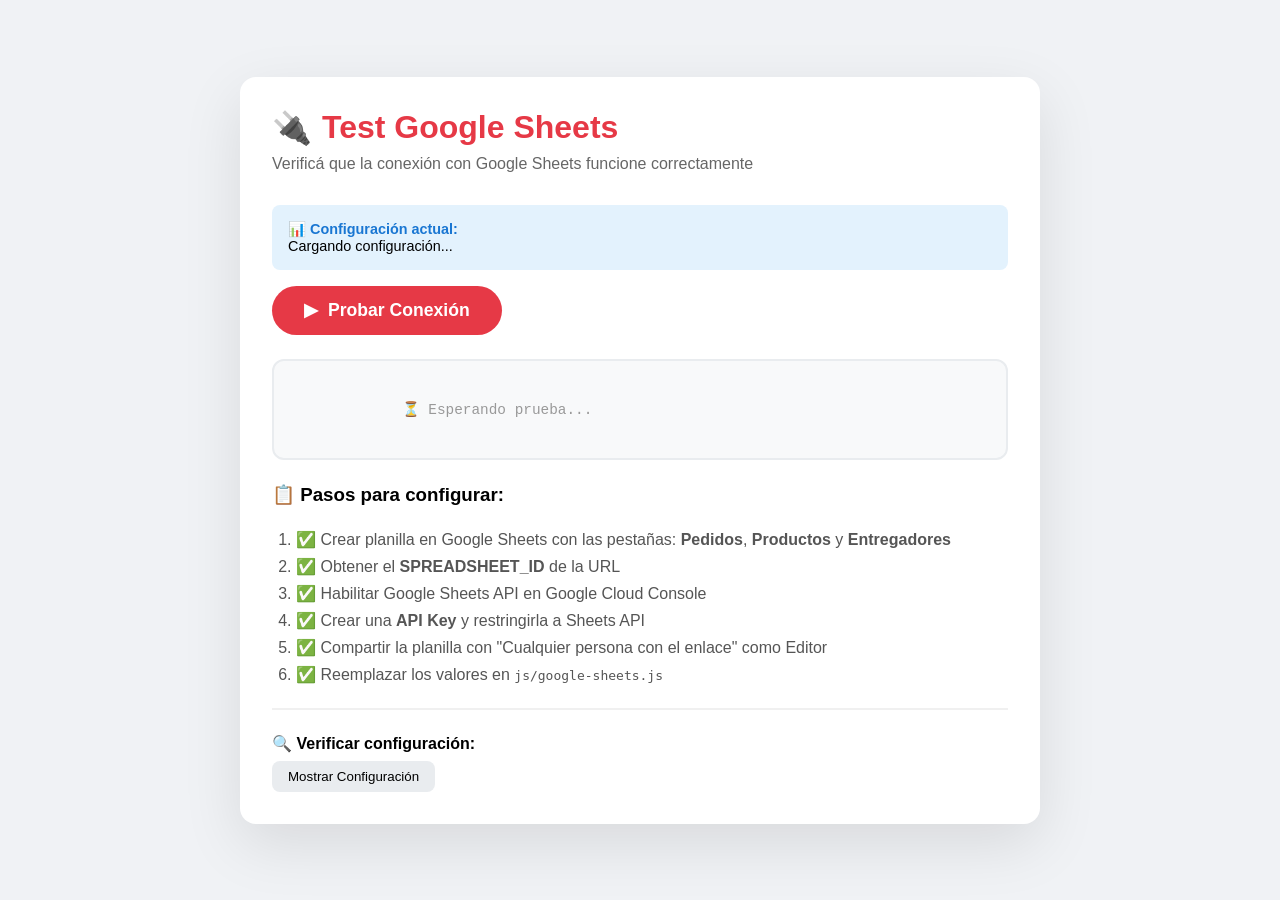
<file: test-sheets.html>
<!DOCTYPE html>
<html lang="es">
<head>
    <meta charset="UTF-8">
    <meta name="viewport" content="width=device-width, initial-scale=1.0">
    <title>🔌 Test Google Sheets</title>
    <style>
        * {
            margin: 0;
            padding: 0;
            box-sizing: border-box;
        }
        body {
            font-family: 'Segoe UI', Tahoma, Geneva, Verdana, sans-serif;
            background: #f0f2f5;
            padding: 2rem;
            min-height: 100vh;
            display: flex;
            justify-content: center;
            align-items: center;
        }
        .container {
            max-width: 800px;
            width: 100%;
            background: white;
            border-radius: 16px;
            padding: 2rem;
            box-shadow: 0 20px 60px rgba(0,0,0,0.1);
        }
        h1 {
            color: #e63946;
            margin-bottom: 0.5rem;
            display: flex;
            align-items: center;
            gap: 10px;
        }
        .subtitle {
            color: #666;
            margin-bottom: 2rem;
        }
        .btn-test {
            background: #e63946;
            color: white;
            border: none;
            padding: 14px 32px;
            border-radius: 50px;
            font-size: 1.1rem;
            font-weight: 600;
            cursor: pointer;
            transition: all 0.3s;
            display: inline-flex;
            align-items: center;
            gap: 10px;
        }
        .btn-test:hover {
            background: #c62828;
            transform: translateY(-2px);
            box-shadow: 0 10px 30px rgba(230, 57, 70, 0.3);
        }
        .btn-test:disabled {
            opacity: 0.5;
            cursor: not-allowed;
        }
        .status {
            margin-top: 1.5rem;
            padding: 1.5rem;
            border-radius: 12px;
            background: #f8f9fa;
            border: 2px solid #e9ecef;
            min-height: 100px;
            font-family: 'Courier New', monospace;
            font-size: 0.9rem;
            white-space: pre-wrap;
            overflow: auto;
            max-height: 500px;
        }
        .status.success {
            border-color: #2e7d32;
            background: #e8f5e9;
        }
        .status.error {
            border-color: #c62828;
            background: #ffebee;
        }
        .status.loading {
            border-color: #f57c00;
            background: #fff3e0;
        }
        .config-info {
            background: #e3f2fd;
            padding: 1rem;
            border-radius: 8px;
            margin: 1rem 0;
            font-size: 0.9rem;
        }
        .config-info strong {
            color: #1976d2;
        }
        .steps {
            margin: 1.5rem 0;
            padding-left: 1.5rem;
        }
        .steps li {
            margin-bottom: 0.5rem;
            color: #555;
        }
        .badge {
            display: inline-block;
            padding: 2px 10px;
            border-radius: 50px;
            font-size: 0.8rem;
            font-weight: 600;
        }
        .badge.success {
            background: #c8e6c9;
            color: #2e7d32;
        }
        .badge.error {
            background: #ffcdd2;
            color: #c62828;
        }
        .badge.warning {
            background: #fff3e0;
            color: #f57c00;
        }
        .badge.info {
            background: #e3f2fd;
            color: #1976d2;
        }
        .result-item {
            display: flex;
            justify-content: space-between;
            padding: 0.3rem 0;
            border-bottom: 1px solid #f0f0f0;
        }
        .result-item .label {
            color: #666;
        }
        .result-item .value {
            font-weight: 600;
        }
        .copy-btn {
            background: #e9ecef;
            border: none;
            padding: 4px 12px;
            border-radius: 4px;
            cursor: pointer;
            font-size: 0.8rem;
        }
        .copy-btn:hover {
            background: #dee2e6;
        }
    </style>
</head>
<body>
    <div class="container">
        <h1>
            <span>🔌</span> Test Google Sheets
        </h1>
        <p class="subtitle">Verificá que la conexión con Google Sheets funcione correctamente</p>

        <div class="config-info">
            <strong>📊 Configuración actual:</strong><br>
            <span id="configDisplay">Cargando configuración...</span>
        </div>

        <button class="btn-test" onclick="testConnection()" id="testBtn">
            <span>▶</span> Probar Conexión
        </button>

        <div id="resultado" class="status">
            <span style="color: #999;">⏳ Esperando prueba...</span>
        </div>

        <div style="margin-top: 1.5rem;">
            <h3>📋 Pasos para configurar:</h3>
            <ol class="steps">
                <li>✅ Crear planilla en Google Sheets con las pestañas: <strong>Pedidos</strong>, <strong>Productos</strong> y <strong>Entregadores</strong></li>
                <li>✅ Obtener el <strong>SPREADSHEET_ID</strong> de la URL</li>
                <li>✅ Habilitar Google Sheets API en Google Cloud Console</li>
                <li>✅ Crear una <strong>API Key</strong> y restringirla a Sheets API</li>
                <li>✅ Compartir la planilla con "Cualquier persona con el enlace" como Editor</li>
                <li>✅ Reemplazar los valores en <code>js/google-sheets.js</code></li>
            </ol>
        </div>

        <div style="margin-top: 1.5rem; padding-top: 1.5rem; border-top: 2px solid #f0f0f0;">
            <h4>🔍 Verificar configuración:</h4>
            <button onclick="checkConfig()" style="background: #e9ecef; border: none; padding: 8px 16px; border-radius: 8px; cursor: pointer; margin-top: 0.5rem;">
                Mostrar Configuración
            </button>
            <pre id="configCheck" style="display: none; background: #f8f9fa; padding: 1rem; border-radius: 8px; margin-top: 0.5rem; font-size: 0.85rem; overflow: auto;"></pre>
        </div>
    </div>

    <!-- Cargar Google Sheets primero -->
    <script src="js/google-sheets.js"></script>

    <script>
        // ============================================
        // VERIFICAR QUE GoogleSheets ESTÉ DISPONIBLE
        // ============================================
        console.log('🔍 Verificando GoogleSheets...');
        console.log('window.GoogleSheets:', window.GoogleSheets);
        console.log('typeof GoogleSheets:', typeof GoogleSheets);

        // Mostrar configuración actual
        function displayConfig() {
            const configDisplay = document.getElementById('configDisplay');
            if (window.GoogleSheets) {
                configDisplay.innerHTML = `
                    <strong>Spreadsheet ID:</strong> ${SHEETS_CONFIG.spreadsheetId || '⚠️ No configurado'}<br>
                    <strong>API Key:</strong> ${SHEETS_CONFIG.apiKey ? '✅ Configurada' : '⚠️ No configurada'}<br>
                    <strong>Pestañas:</strong> ${Object.values(SHEETS_CONFIG.sheets).join(', ')}
                `;
            } else {
                configDisplay.innerHTML = '⚠️ GoogleSheets no está disponible. Verificá que el archivo se cargó correctamente.';
            }
        }

        // ============================================
        // FUNCIÓN PRINCIPAL DE PRUEBA
        // ============================================
        async function testConnection() {
            const resultado = document.getElementById('resultado');
            const testBtn = document.getElementById('testBtn');
            
            resultado.className = 'status loading';
            resultado.textContent = '⏳ Conectando a Google Sheets...\n\n';
            testBtn.disabled = true;

            // Verificar que GoogleSheets existe
            if (typeof GoogleSheets === 'undefined' && typeof window.GoogleSheets === 'undefined') {
                resultado.className = 'status error';
                resultado.textContent = `❌ ERROR: GoogleSheets no está definido\n\n`;
                resultado.textContent += `Posibles causas:\n`;
                resultado.textContent += `1. El archivo js/google-sheets.js no se cargó correctamente\n`;
                resultado.textContent += `2. Hay un error de sintaxis en google-sheets.js\n`;
                resultado.textContent += `3. La ruta del archivo es incorrecta\n\n`;
                resultado.textContent += `📝 Revisá la consola (F12) para ver más detalles.`;
                testBtn.disabled = false;
                return;
            }

            try {
                // Verificar configuración
                if (SHEETS_CONFIG.spreadsheetId === 'TU_SPREADSHEET_ID') {
                    throw new Error('⚠️ Debes configurar el SPREADSHEET_ID en js/google-sheets.js');
                }

                if (SHEETS_CONFIG.apiKey === 'TU_API_KEY') {
                    throw new Error('⚠️ Debes configurar la API_KEY en js/google-sheets.js');
                }

                resultado.textContent += '📊 Configuración verificada correctamente\n';
                resultado.textContent += `📋 Spreadsheet ID: ${SHEETS_CONFIG.spreadsheetId}\n`;
                resultado.textContent += `🔑 API Key: ${SHEETS_CONFIG.apiKey.substring(0, 15)}...\n\n`;

                // 1. PROBAR GUARDAR UN PEDIDO
                resultado.textContent += '📦 1. Guardando pedido de prueba...\n';
                
                const pedidoPrueba = {
                    id: 'test-' + Date.now(),
                    fecha: new Date().toISOString(),
                    cliente: 'Usuario de Prueba',
                    telefono: '11 0000-0000',
                    tipo_entrega: 'Prueba de conexión',
                    direccion: 'Calle Test 123',
                    items: 'Test de integración con Google Sheets',
                    total: 100,
                    pago: 'test',
                    notas: 'Este es un pedido de prueba - ' + new Date().toLocaleString(),
                    estado: 'pendiente',
                    entregador: 'Sin asignar'
                };

                const result = await GoogleSheets.saveOrder(pedidoPrueba);
                resultado.textContent += '✅ Pedido guardado correctamente\n';
                resultado.textContent += `   ID: ${pedidoPrueba.id}\n\n`;

                // 2. PROBAR OBTENER PEDIDOS
                resultado.textContent += '📋 2. Obteniendo lista de pedidos...\n';
                const pedidos = await GoogleSheets.getOrders();
                resultado.textContent += `✅ ${pedidos.length} pedidos encontrados en la planilla\n\n`;

                // 3. MOSTRAR ÚLTIMOS PEDIDOS
                resultado.textContent += '📄 Últimos 3 pedidos:\n';
                const ultimos = pedidos.slice(-3).reverse();
                ultimos.forEach((p, i) => {
                    resultado.textContent += `  ${i+1}. ${p.cliente} - $${p.total} - ${p.estado}\n`;
                });

                // 4. PROBAR ACTUALIZAR ESTADO
                if (pedidos.length > 0) {
                    const ultimo = pedidos[pedidos.length - 1];
                    resultado.textContent += `\n🔄 3. Actualizando estado del pedido ${ultimo.id}...\n`;
                    
                    // Solo para prueba, si está pendiente lo pasamos a en-preparacion
                    const nuevoEstado = ultimo.estado === 'pendiente' ? 'en-preparacion' : 'pendiente';
                    await GoogleSheets.updateOrderStatus(ultimo.id, nuevoEstado);
                    resultado.textContent += `✅ Estado actualizado a: ${nuevoEstado}\n`;
                }

                // ÉXITO TOTAL
                resultado.className = 'status success';
                resultado.textContent += '\n\n🎉 ¡TODAS LAS PRUEBAS PASARON EXITOSAMENTE!\n';
                resultado.textContent += '✅ Google Sheets está correctamente configurado.\n';
                resultado.textContent += '✅ Tu sistema ya puede guardar y leer datos de la planilla.';

            } catch (error) {
                resultado.className = 'status error';
                resultado.textContent += `\n❌ ERROR: ${error.message}\n\n`;
                resultado.textContent += `📝 Detalles técnicos:\n`;
                resultado.textContent += `${error.stack || error}\n\n`;
                
                // Sugerencias según el error
                if (error.message.includes('404')) {
                    resultado.textContent += '💡 Sugerencia: Verificá que el SPREADSHEET_ID sea correcto\n';
                    resultado.textContent += '   y que la planilla esté compartida con "Cualquier persona con el enlace".\n';
                } else if (error.message.includes('403')) {
                    resultado.textContent += '💡 Sugerencia: Verificá que la API Key sea correcta\n';
                    resultado.textContent += '   y que la API de Google Sheets esté habilitada.\n';
                } else if (error.message.includes('API_KEY')) {
                    resultado.textContent += '💡 Sugerencia: Revisá que la API_KEY esté configurada correctamente\n';
                    resultado.textContent += '   en js/google-sheets.js\n';
                } else if (error.message.includes('SPREADSHEET_ID')) {
                    resultado.textContent += '💡 Sugerencia: Configurá el SPREADSHEET_ID en js/google-sheets.js\n';
                }
                
                console.error('Error completo:', error);
            }

            testBtn.disabled = false;
        }

        // ============================================
        // MOSTRAR CONFIGURACIÓN
        // ============================================
        function checkConfig() {
            const pre = document.getElementById('configCheck');
            if (pre.style.display === 'none') {
                pre.style.display = 'block';
                pre.textContent = `Configuración actual de Google Sheets:\n\n`;
                pre.textContent += `SPREADSHEET_ID: ${SHEETS_CONFIG.spreadsheetId || '⚠️ No configurado'}\n`;
                pre.textContent += `API_KEY: ${SHEETS_CONFIG.apiKey ? '✅ Configurada' : '⚠️ No configurada'}\n`;
                pre.textContent += `\nPestañas:\n`;
                Object.entries(SHEETS_CONFIG.sheets).forEach(([key, value]) => {
                    pre.textContent += `  ${key}: ${value}\n`;
                });
                pre.textContent += `\nDisponibilidad:\n`;
                pre.textContent += `  GoogleSheets: ${typeof GoogleSheets !== 'undefined' ? '✅' : '❌'}\n`;
                pre.textContent += `  window.GoogleSheets: ${typeof window.GoogleSheets !== 'undefined' ? '✅' : '❌'}\n`;
            } else {
                pre.style.display = 'none';
            }
        }

        // ============================================
        // INICIALIZACIÓN
        // ============================================
        document.addEventListener('DOMContentLoaded', () => {
            displayConfig();
            
            // Verificar si hay errores de carga
            if (typeof GoogleSheets === 'undefined' && typeof window.GoogleSheets === 'undefined') {
                const resultado = document.getElementById('resultado');
                resultado.className = 'status error';
                resultado.textContent = '❌ ERROR: GoogleSheets no se cargó correctamente.\n\n';
                resultado.textContent += 'Verificá que:\n';
                resultado.textContent += '1. El archivo js/google-sheets.js existe\n';
                resultado.textContent += '2. No hay errores de sintaxis en el archivo\n';
                resultado.textContent += '3. La ruta en el script src es correcta\n\n';
                resultado.textContent += '📝 Abrí la consola (F12) para ver más detalles.';
            }
        });
    </script>
</body>
</html>
</file>
